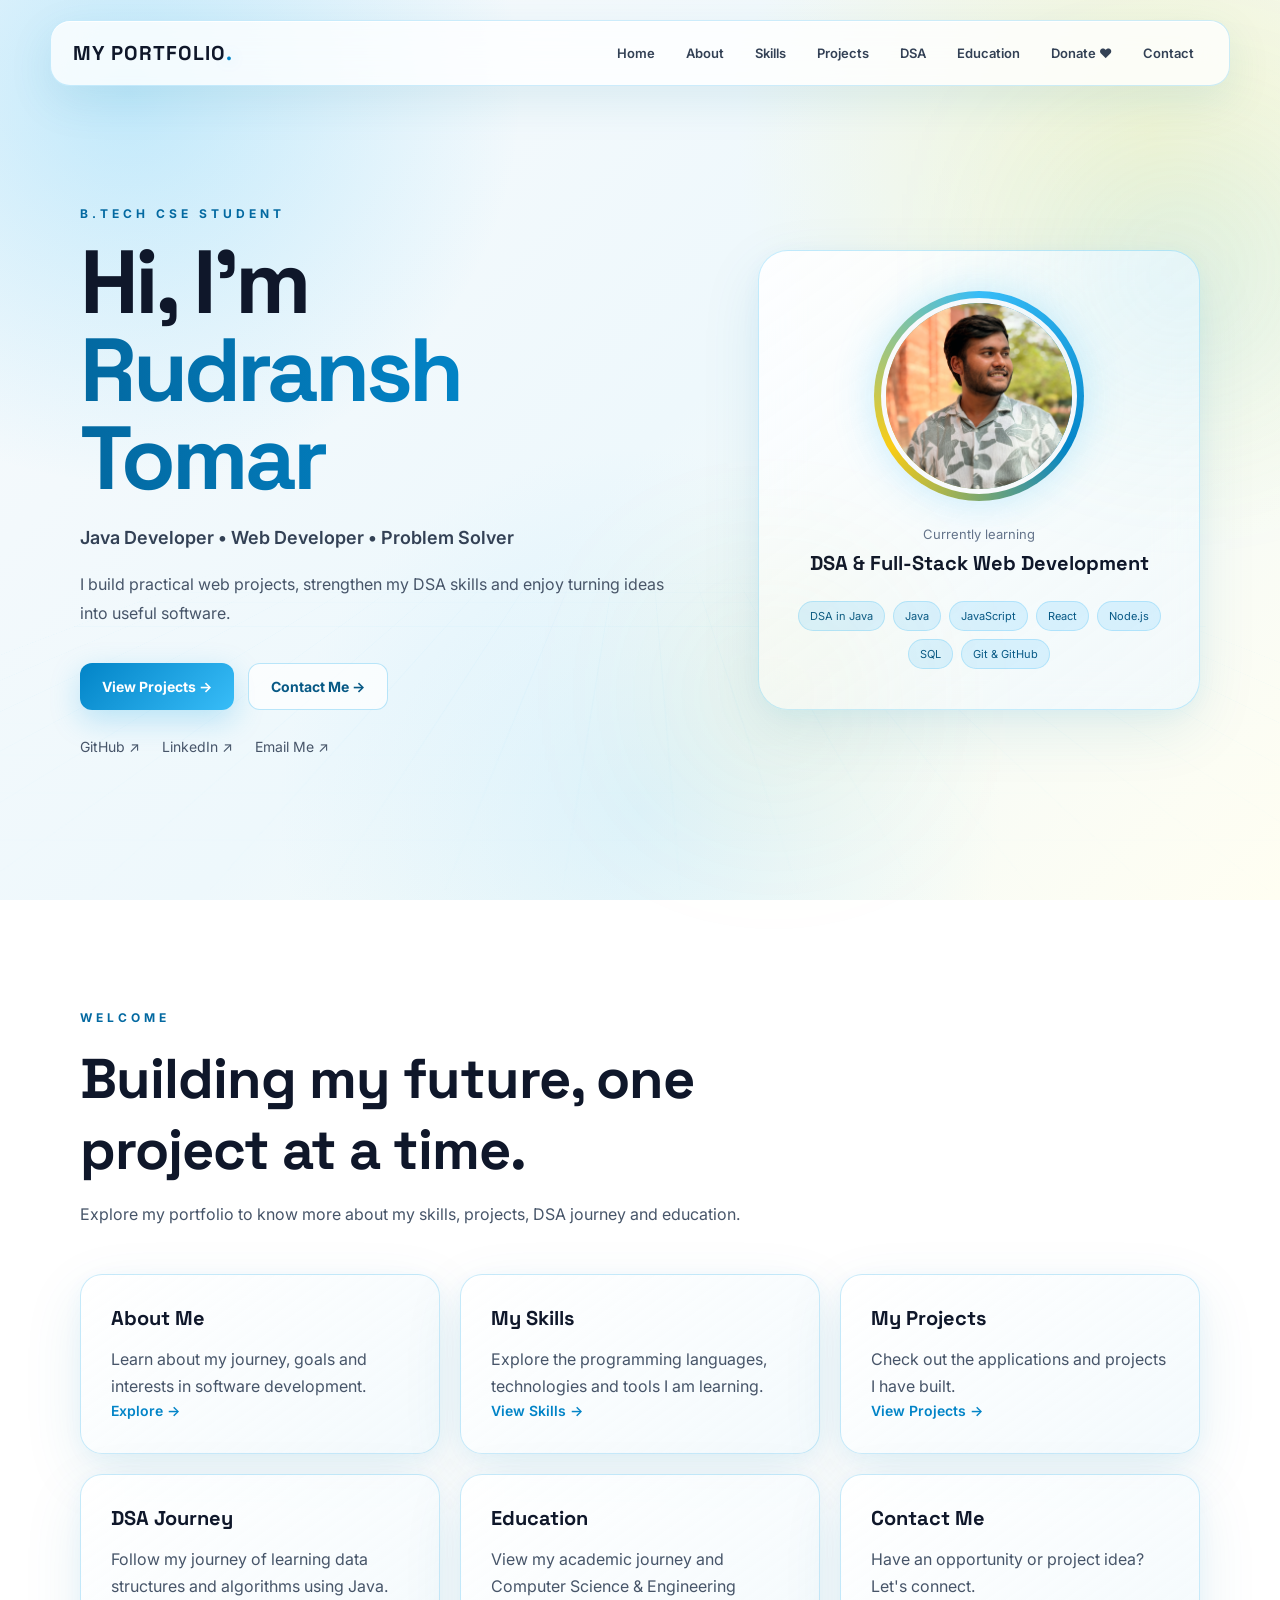
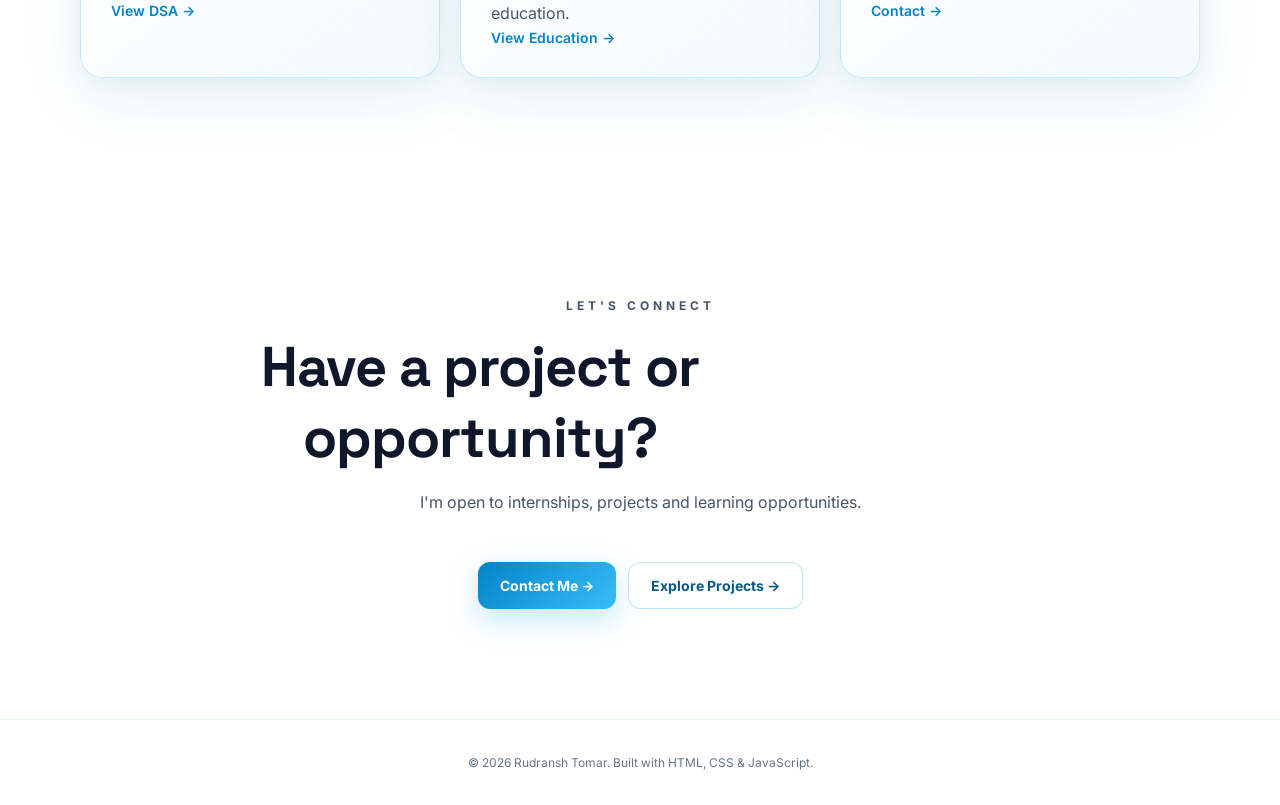
<file: index.html>
<!DOCTYPE html>
<html lang="en">

<head>
    <meta charset="UTF-8">
    <meta name="viewport" content="width=device-width, initial-scale=1.0">

    <title>Rudransh Tomar | CSE Student & Web Developer</title>

    <meta name="description"
        content="Rudransh Tomar - CSE student, Java programmer and aspiring full-stack web developer.">
        <link rel="icon" type="image/png" href="img.png">

    <link rel="stylesheet" href="style.css">
</head>

<body>

    <!-- =====================================================
         VIP 3D INTRO LOADER
    ====================================================== -->

   <div id="intro-loader">

    <div class="vip-intro">

        <div class="particles">
            <i></i><i></i><i></i><i></i><i></i>
            <i></i><i></i><i></i><i></i><i></i>
            <i></i><i></i>
        </div>

        <div class="vip-logo">

            <div class="logo-ring ring-a"></div>
            <div class="logo-ring ring-b"></div>
            <div class="logo-ring ring-c"></div>

            <div class="logo-letter">
                R.T.
            </div>

        </div>

        <div class="vip-title">
            RUDRANSH <span>TOMAR</span>
        </div>

        <div class="vip-line"></div>

        <div class="vip-subtitle">
            JAVA&nbsp;&nbsp; • &nbsp;&nbsp;DSA&nbsp;&nbsp; • &nbsp;&nbsp;FULL STACK
        </div>

        <div class="vip-loading">
            <span></span>
        </div>

    </div>

</div>


    <!-- =====================================================
         NAVBAR
    ====================================================== -->

    <header class="navbar">

    <a class="logo" href="index.html">
        MY PORTFOLIO<span>.</span>
    </a>

    <button class="menu-btn" id="menuBtn">☰</button>

    <nav id="nav">
        <a href="index.html">Home</a>
        <a href="about.html">About</a>
        <a href="skills.html">Skills</a>
        <a href="projects.html">Projects</a>
        <a href="dsa.html">DSA</a>
        <a href="education.html">Education</a>
        <a href="donate.html">Donate ❤️</a>
        <a href="contact.html">Contact</a>
    </nav>

</header>


        <!-- Mobile menu -->

        <button
            class="menu-btn"
            id="menuBtn"
            aria-label="Open navigation menu">

            ☰

        </button>

    </header>


    <!-- =====================================================
         MAIN HOME PAGE
    ====================================================== -->

    <main>


        <!-- =================================================
             HERO
        ================================================== -->

        <section class="hero">

            <!-- LEFT SIDE -->

            <div class="hero-content">

                <p class="eyebrow">
                    B.Tech CSE Student
                </p>


                <h1>

                    Hi, I'm

                    <span>
                        Rudransh Tomar
                    </span>

                </h1>


                <h2>
                    Java Developer • Web Developer • Problem Solver
                </h2>


                <p class="hero-text">

                    I build practical web projects, strengthen my
                    DSA skills and enjoy turning ideas into useful
                    software.

                </p>


                <!-- Buttons -->

                <div class="buttons">

                    <a
                        class="btn primary"
                        href="projects.html">

                        View Projects →

                    </a>


                    <a
                        class="btn secondary"
                        href="contact.html">

                        Contact Me →

                    </a>

                </div>


                <!-- Social Links -->

                <div class="socials">

                    <a
                        href="https://github.com/Rudranshtomar"
                        target="_blank"
                        rel="noopener">

                        GitHub ↗

                    </a>


                    <a
                        href="https://www.linkedin.com/in/rudransh-tomar-51a452392/"
                        target="_blank"
                        rel="noopener">

                        LinkedIn ↗

                    </a>


                    <a
                        href="mailto:2k25cse2510582@gmail.com">

                        Email Me ↗

                    </a>

                </div>

            </div>


            <!-- =================================================
                 RIGHT 3D PROFILE CARD
            ================================================== -->

            <div class="hero-card">

                <!-- Profile Image -->

                <div class="avatar">

                    <img
                        src="raj.JPG"
                        alt="Rudransh Tomar">

                </div>


                <p>
                    Currently learning
                </p>


                <strong>
                    DSA & Full-Stack Web Development
                </strong>


                <!-- Skills -->

                <div class="mini-tags">

                    <span>
                        DSA in Java
                    </span>

                    <span>
                        Java
                    </span>

                    <span>
                        JavaScript
                    </span>

                    <span>
                        React
                    </span>

                    <span>
                        Node.js
                    </span>

                    <span>
                        SQL
                    </span>

                    <span>
                        Git & GitHub
                    </span>

                </div>

            </div>

        </section>


        <!-- =================================================
             QUICK INTRO
        ================================================== -->

        <section class="section quick-intro">

            <div class="section-title">

                <p class="eyebrow">
                    Welcome
                </p>

                <h2>
                    Building my future, one project at a time.
                </h2>

                <p>
                    Explore my portfolio to know more about my
                    skills, projects, DSA journey and education.
                </p>

            </div>


            <!-- Quick Navigation Cards -->

            <div class="skill-grid">


                <a
                    href="about.html"
                    class="skill-card">

                    <h3>
                        About Me
                    </h3>

                    <p>
                        Learn about my journey, goals and interests
                        in software development.
                    </p>

                    <span class="text-link">
                        Explore →
                    </span>

                </a>


                <a
                    href="skills.html"
                    class="skill-card">

                    <h3>
                        My Skills
                    </h3>

                    <p>
                        Explore the programming languages,
                        technologies and tools I am learning.
                    </p>

                    <span class="text-link">
                        View Skills →
                    </span>

                </a>


                <a
                    href="projects.html"
                    class="skill-card">

                    <h3>
                        My Projects
                    </h3>

                    <p>
                        Check out the applications and projects
                        I have built.
                    </p>

                    <span class="text-link">
                        View Projects →
                    </span>

                </a>


                <a
                    href="dsa.html"
                    class="skill-card">

                    <h3>
                        DSA Journey
                    </h3>

                    <p>
                        Follow my journey of learning data structures
                        and algorithms using Java.
                    </p>

                    <span class="text-link">
                        View DSA →
                    </span>

                </a>


                <a
                    href="education.html"
                    class="skill-card">

                    <h3>
                        Education
                    </h3>

                    <p>
                        View my academic journey and Computer Science
                        & Engineering education.
                    </p>

                    <span class="text-link">
                        View Education →
                    </span>

                </a>


                <a
                    href="contact.html"
                    class="skill-card">

                    <h3>
                        Contact Me
                    </h3>

                    <p>
                        Have an opportunity or project idea?
                        Let's connect.
                    </p>

                    <span class="text-link">
                        Contact →
                    </span>

                </a>

            </div>

        </section>


        <!-- =================================================
             CALL TO ACTION
        ================================================== -->

        <section class="section contact">

            <div class="section-title">

                <p class="eyebrow">
                    Let's Connect
                </p>

                <h2>
                    Have a project or opportunity?
                </h2>

                <p>
                    I'm open to internships, projects and
                    learning opportunities.
                </p>

            </div>


            <div class="contact-buttons">

                <a
                    class="btn primary"
                    href="contact.html">

                    Contact Me →

                </a>


                <a
                    class="btn secondary"
                    href="projects.html">

                    Explore Projects →

                </a>

            </div>

        </section>

    </main>


    <!-- =====================================================
         FOOTER
    ====================================================== -->

    <footer>

        <p>

            © <span id="year"></span>
            Rudransh Tomar.

            Built with HTML, CSS & JavaScript.

        </p>

    </footer>


    <!-- =====================================================
         JAVASCRIPT
    ====================================================== -->

    <script src="script.js"></script>

</body>

</html>
</file>
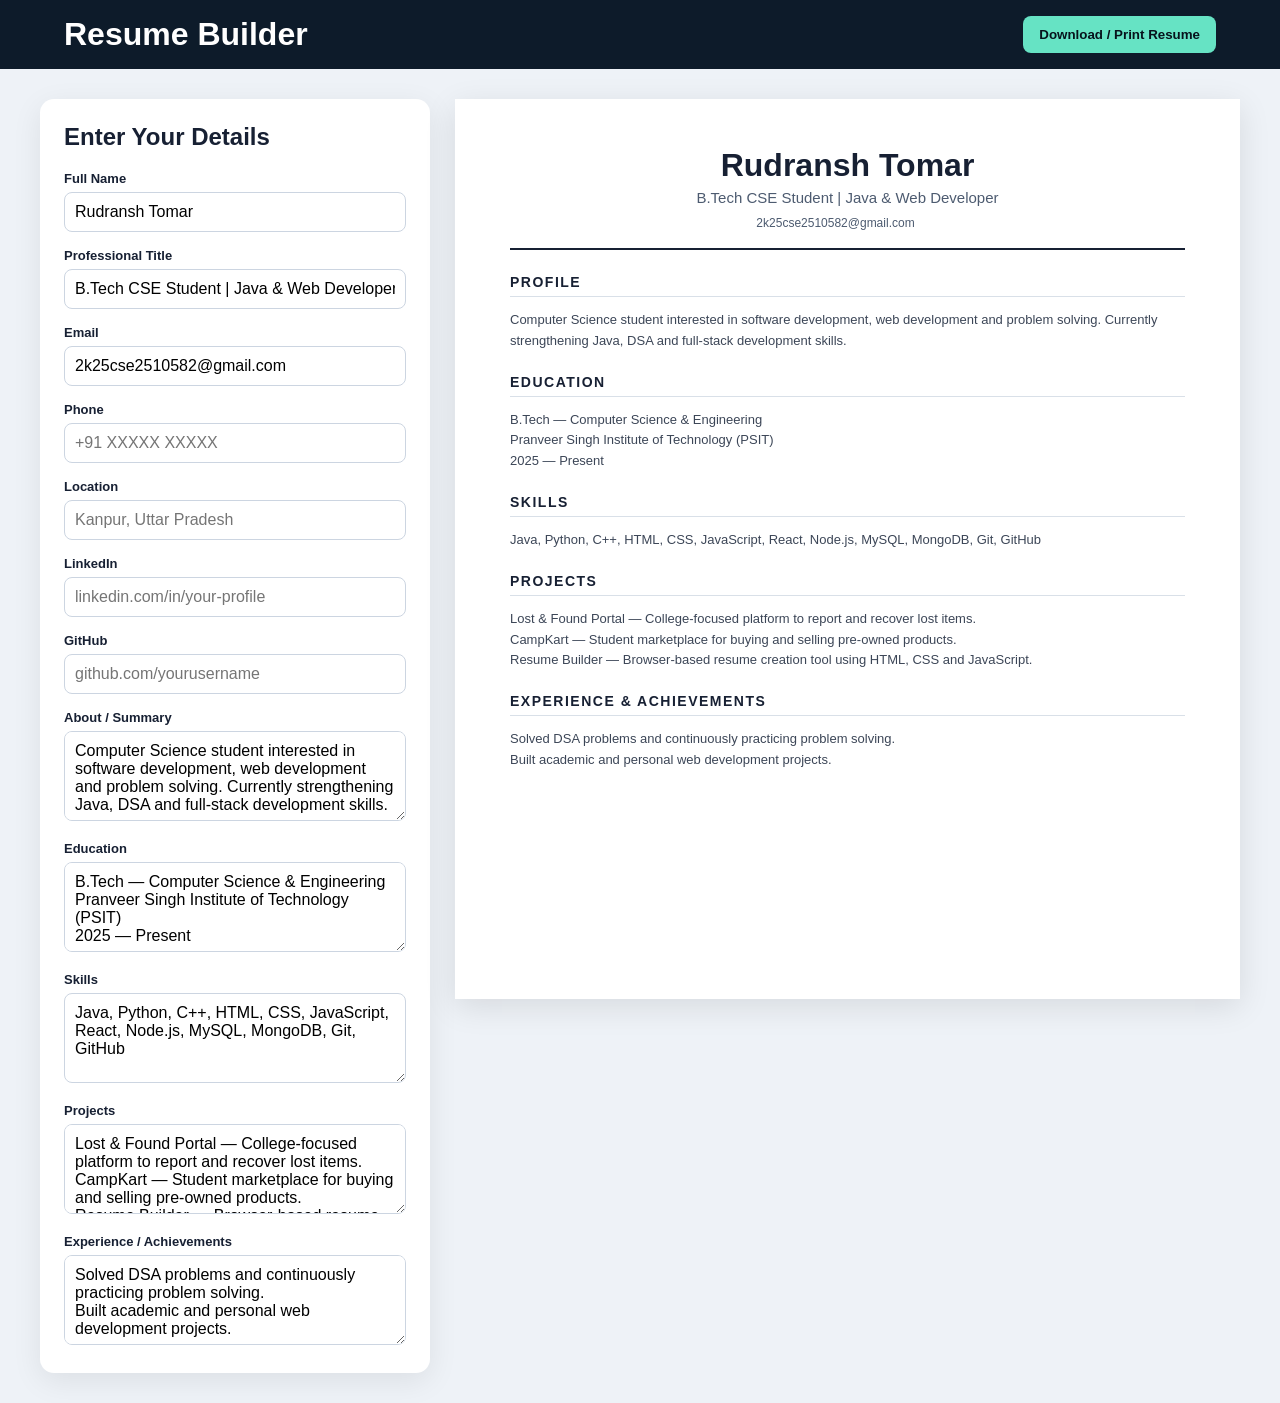
<file: resume-builder/index.html>
<!DOCTYPE html>
<html lang="en">
<head>
  <meta charset="UTF-8">
  <meta name="viewport" content="width=device-width, initial-scale=1.0">
  <title>Resume Builder</title>
  <link rel="stylesheet" href="style.css">
</head>
<body>
  <header class="topbar">
    <h1>Resume Builder</h1>
    <button id="printBtn">Download / Print Resume</button>
  </header>

  <main class="container">
    <section class="form-panel">
      <h2>Enter Your Details</h2>

      <label>Full Name</label>
      <input id="name" value="Rudransh Tomar">

      <label>Professional Title</label>
      <input id="title" value="B.Tech CSE Student | Java & Web Developer">

      <label>Email</label>
      <input id="email" value="2k25cse2510582@gmail.com">

      <label>Phone</label>
      <input id="phone" placeholder="+91 XXXXX XXXXX">

      <label>Location</label>
      <input id="location" placeholder="Kanpur, Uttar Pradesh">

      <label>LinkedIn</label>
      <input id="linkedin" placeholder="linkedin.com/in/your-profile">

      <label>GitHub</label>
      <input id="github" placeholder="github.com/yourusername">

      <label>About / Summary</label>
      <textarea id="summary">Computer Science student interested in software development, web development and problem solving. Currently strengthening Java, DSA and full-stack development skills.</textarea>

      <label>Education</label>
      <textarea id="education">B.Tech — Computer Science & Engineering
Pranveer Singh Institute of Technology (PSIT)
2025 — Present</textarea>

      <label>Skills</label>
      <textarea id="skills">Java, Python, C++, HTML, CSS, JavaScript, React, Node.js, MySQL, MongoDB, Git, GitHub</textarea>

      <label>Projects</label>
      <textarea id="projects">Lost & Found Portal — College-focused platform to report and recover lost items.
CampKart — Student marketplace for buying and selling pre-owned products.
Resume Builder — Browser-based resume creation tool using HTML, CSS and JavaScript.</textarea>

      <label>Experience / Achievements</label>
      <textarea id="experience">Solved DSA problems and continuously practicing problem solving.
Built academic and personal web development projects.</textarea>
    </section>

    <section class="resume" id="resume">
      <div class="resume-head">
        <h2 id="rName">Rudransh Tomar</h2>
        <p id="rTitle">B.Tech CSE Student | Java & Web Developer</p>
        <div class="contact-line">
          <span id="rEmail">2k25cse2510582@gmail.com</span>
          <span id="rPhone"></span>
          <span id="rLocation"></span>
        </div>
        <div class="links">
          <span id="rLinkedin"></span>
          <span id="rGithub"></span>
        </div>
      </div>

      <section>
        <h3>PROFILE</h3>
        <p id="rSummary"></p>
      </section>

      <section>
        <h3>EDUCATION</h3>
        <p id="rEducation" class="pre"></p>
      </section>

      <section>
        <h3>SKILLS</h3>
        <p id="rSkills"></p>
      </section>

      <section>
        <h3>PROJECTS</h3>
        <p id="rProjects" class="pre"></p>
      </section>

      <section>
        <h3>EXPERIENCE & ACHIEVEMENTS</h3>
        <p id="rExperience" class="pre"></p>
      </section>
    </section>
  </main>

  <script src="script.js"></script>
</body>
</html>
</file>
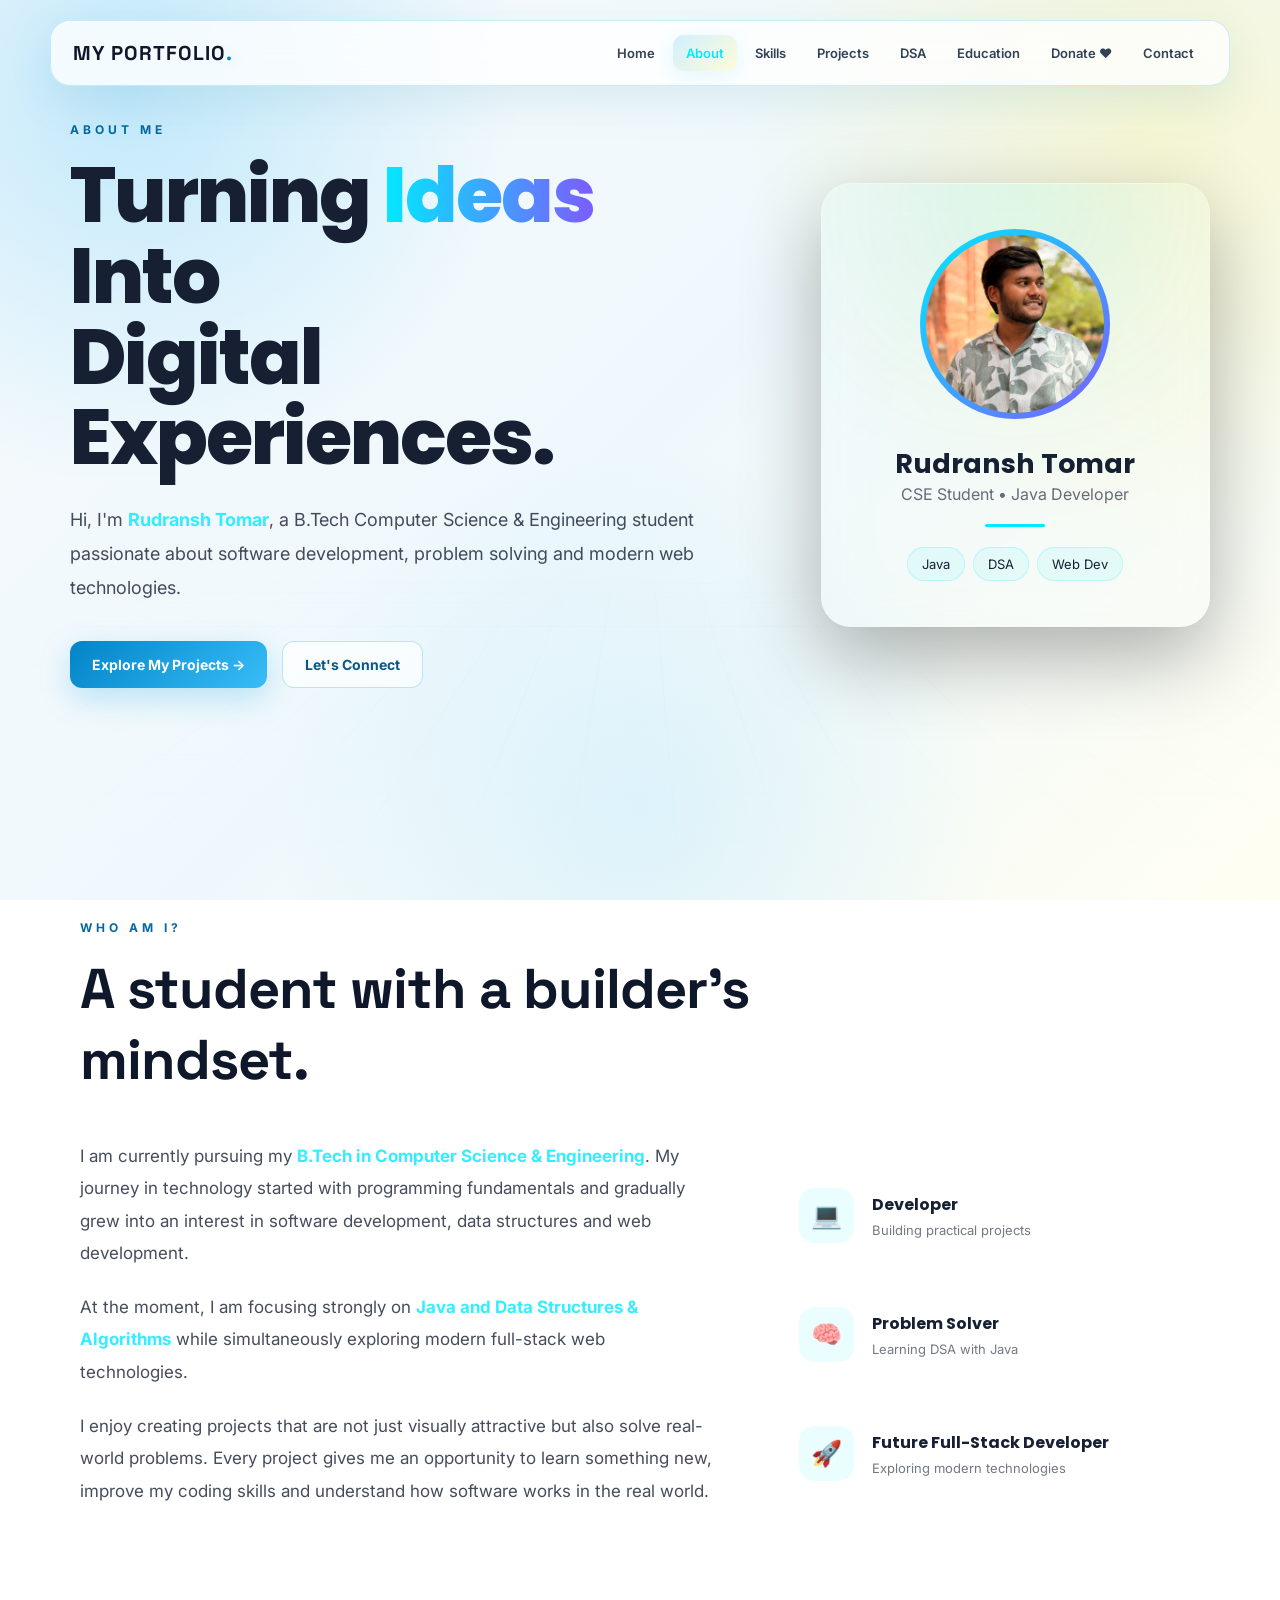
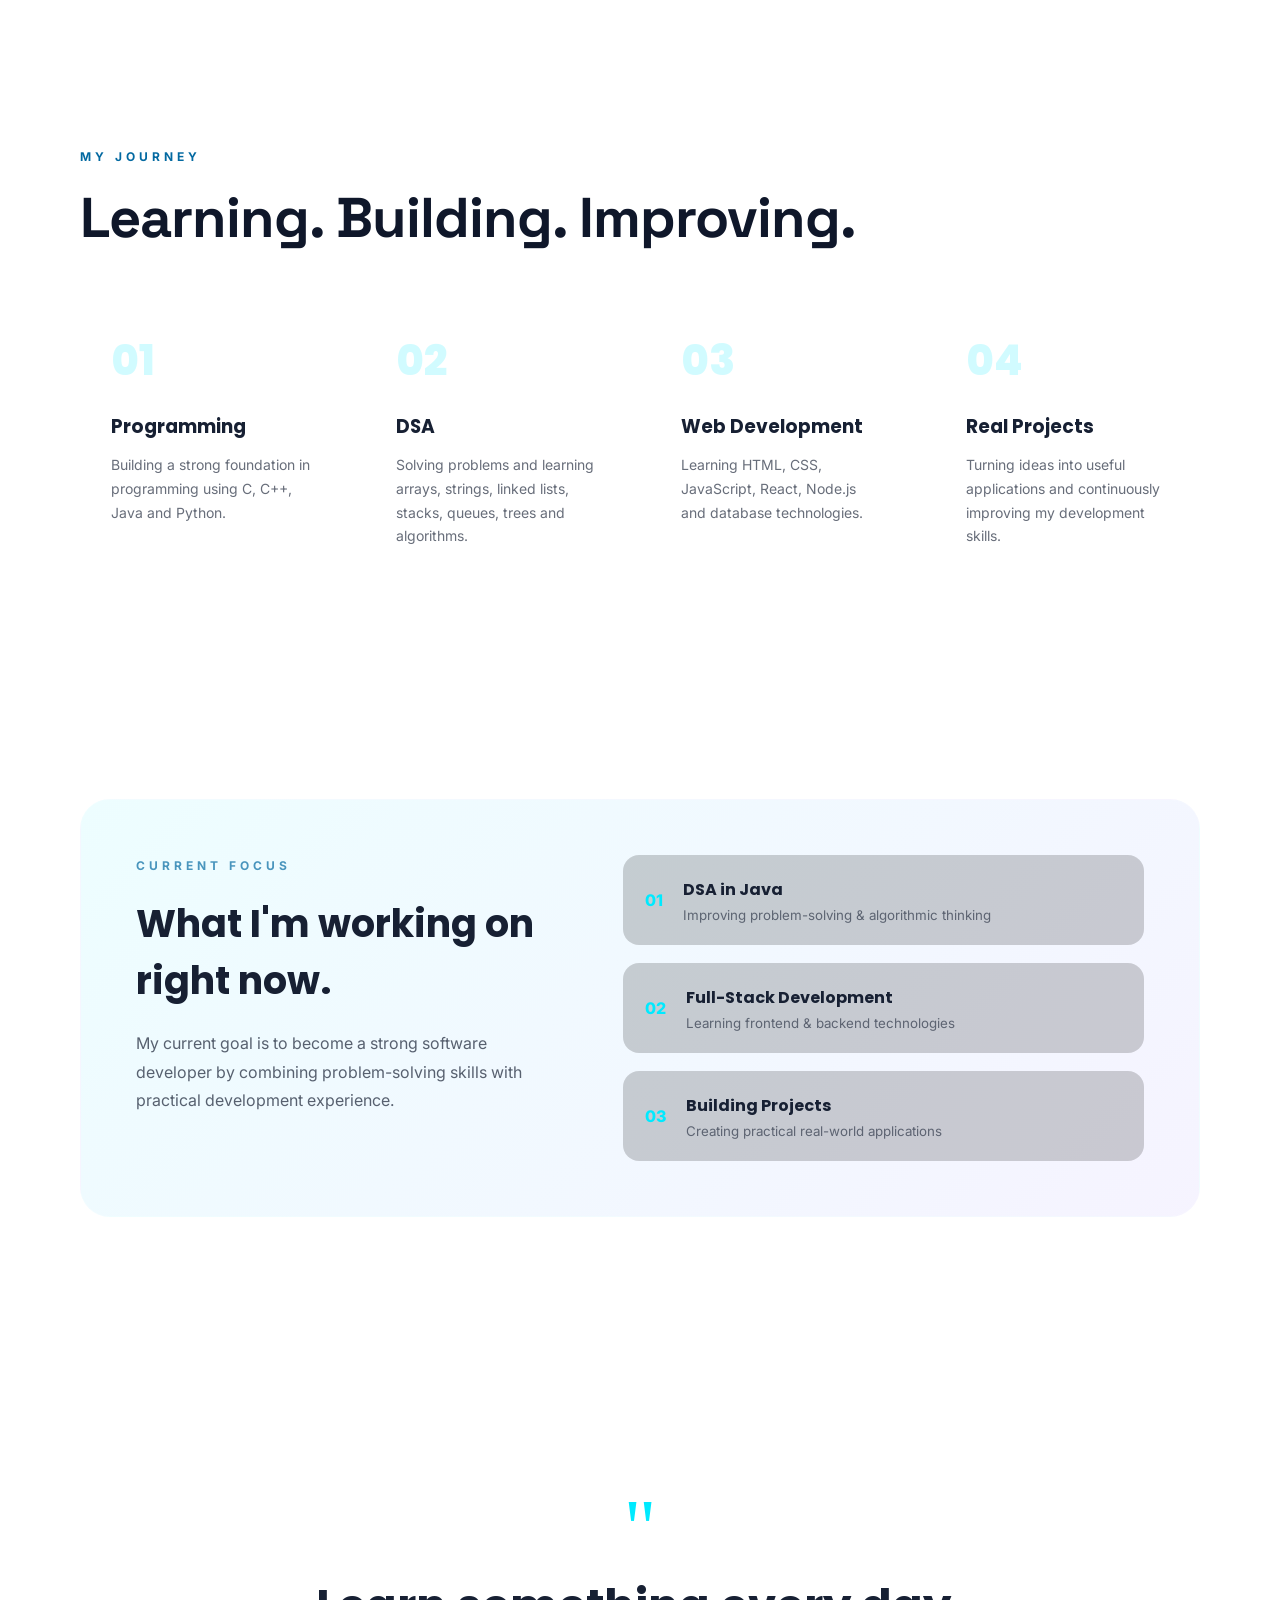
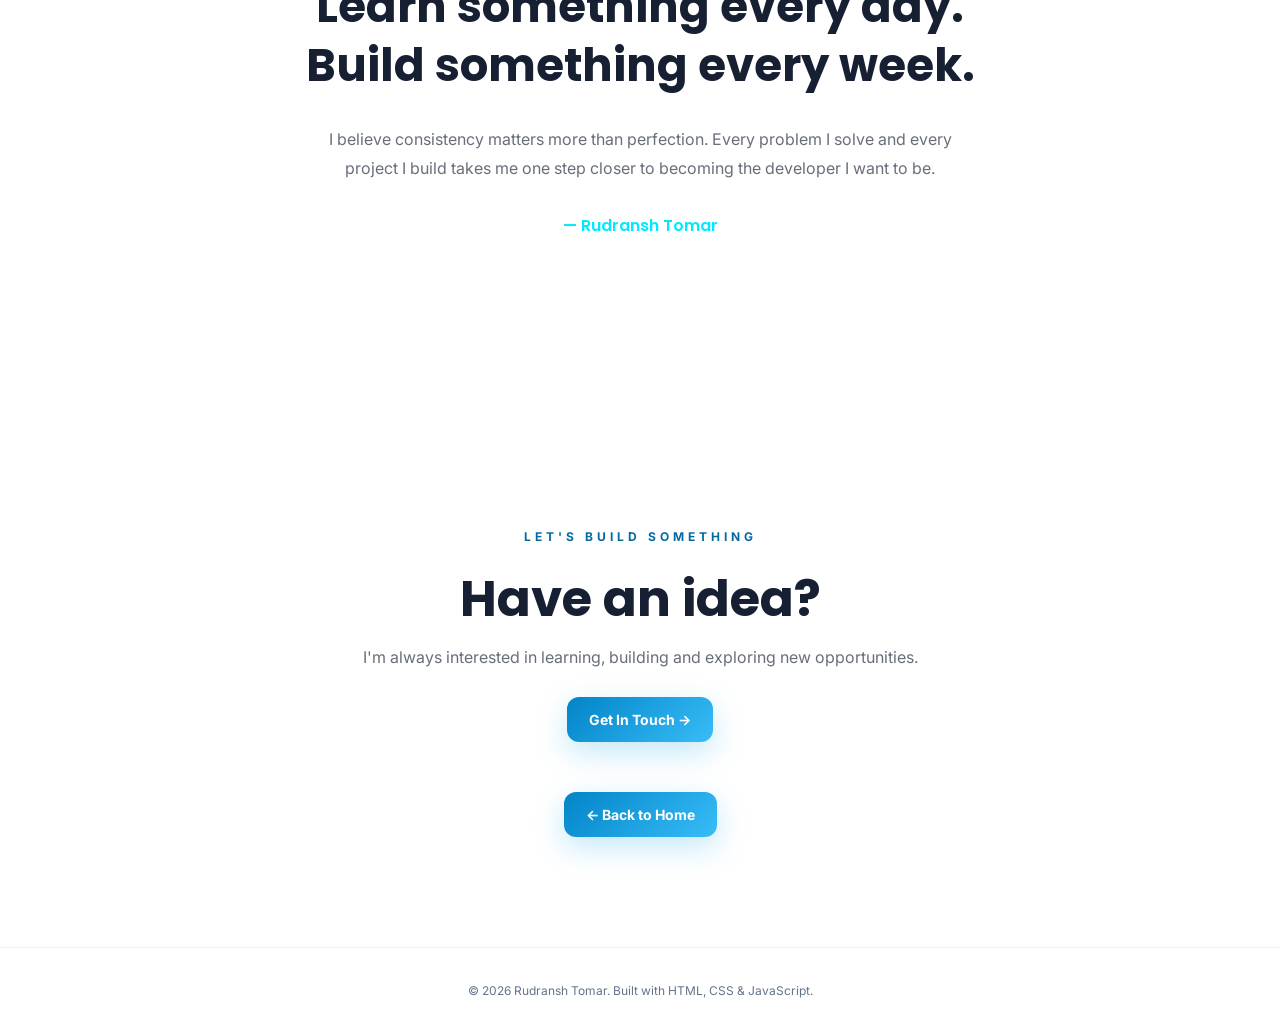
<file: about.html>
<!DOCTYPE html>
<html lang="en">

<head>
    <meta charset="UTF-8">
    <meta name="viewport" content="width=device-width, initial-scale=1.0">

    <title>About | Rudransh Tomar</title>

    <meta name="description"
        content="About Rudransh Tomar - B.Tech CSE student, Java developer and aspiring full-stack developer.">

    <!-- Google Font -->
    <link rel="preconnect" href="https://fonts.googleapis.com">
    <link rel="preconnect" href="https://fonts.gstatic.com" crossorigin>

    <link href="https://fonts.googleapis.com/css2?family=Inter:wght@400;500;600;700;800&family=Poppins:wght@400;500;600;700;800&display=swap"
        rel="stylesheet">

    <link rel="stylesheet" href="style.css">
</head>

<body>

    <!-- ================= NAVBAR ================= -->

    <header class="navbar">

        <a class="logo" href="index.html">
            MY PORTFOLIO<span>.</span>
        </a>

        <button class="menu-btn" id="menuBtn">
            ☰
        </button>

        <nav id="nav">

            <a href="index.html">Home</a>

            <a href="about.html" class="active">About</a>

            <a href="skills.html">Skills</a>

            <a href="projects.html">Projects</a>

            <a href="dsa.html">DSA</a>

            <a href="education.html">Education</a>

            <a href="donate.html">Donate ❤️</a>

            <a href="contact.html">Contact</a>

        </nav>

    </header>


    <!-- ================= ABOUT HERO ================= -->

    <main>

        <section class="about-hero">

            <div class="about-hero-content">

                <p class="eyebrow">
                    ABOUT ME
                </p>

                <h1>
                    Turning <span>Ideas</span> Into
                    <br>
                    Digital Experiences.
                </h1>

                <p class="about-intro">
                    Hi, I'm <strong>Rudransh Tomar</strong>, a B.Tech Computer
                    Science & Engineering student passionate about software
                    development, problem solving and modern web technologies.
                </p>

                <div class="about-buttons">

                    <a href="projects.html" class="btn primary">
                        Explore My Projects →
                    </a>

                    <a href="contact.html" class="btn secondary">
                        Let's Connect
                    </a>

                </div>

            </div>


            <!-- PROFILE CARD -->

            <div class="about-profile-card">

                <div class="profile-glow"></div>

                <div class="about-avatar">

                    <img src="raj.JPG" alt="Rudransh Tomar">

                </div>

                <h2>
                    Rudransh Tomar
                </h2>

                <p>
                    CSE Student • Java Developer
                </p>

                <div class="profile-line"></div>

                <div class="profile-tags">

                    <span>Java</span>
                    <span>DSA</span>
                    <span>Web Dev</span>

                </div>

            </div>

        </section>


        <!-- ================= WHO AM I ================= -->

        <section class="section about-story">

            <div class="section-title">

                <p class="eyebrow">
                    WHO AM I?
                </p>

                <h2>
                    A student with a builder's mindset.
                </h2>

            </div>


            <div class="about-story-grid">

                <div class="story-text">

                    <p>
                        I am currently pursuing my
                        <strong>B.Tech in Computer Science & Engineering</strong>.
                        My journey in technology started with programming fundamentals
                        and gradually grew into an interest in software development,
                        data structures and web development.
                    </p>

                    <p>
                        At the moment, I am focusing strongly on
                        <strong>Java and Data Structures & Algorithms</strong>
                        while simultaneously exploring modern full-stack web
                        technologies.
                    </p>

                    <p>
                        I enjoy creating projects that are not just visually
                        attractive but also solve real-world problems. Every
                        project gives me an opportunity to learn something new,
                        improve my coding skills and understand how software
                        works in the real world.
                    </p>

                </div>


                <!-- QUICK FACTS -->

                <div class="quick-facts">

                    <div class="fact-card">

                        <div class="fact-icon">
                            💻
                        </div>

                        <div>
                            <strong>
                                Developer
                            </strong>

                            <span>
                                Building practical projects
                            </span>
                        </div>

                    </div>


                    <div class="fact-card">

                        <div class="fact-icon">
                            🧠
                        </div>

                        <div>
                            <strong>
                                Problem Solver
                            </strong>

                            <span>
                                Learning DSA with Java
                            </span>
                        </div>

                    </div>


                    <div class="fact-card">

                        <div class="fact-icon">
                            🚀
                        </div>

                        <div>
                            <strong>
                                Future Full-Stack Developer
                            </strong>

                            <span>
                                Exploring modern technologies
                            </span>
                        </div>

                    </div>

                </div>

            </div>

        </section>


        <!-- ================= MY JOURNEY ================= -->

        <section class="section journey-section">

            <div class="section-title">

                <p class="eyebrow">
                    MY JOURNEY
                </p>

                <h2>
                    Learning. Building. Improving.
                </h2>

            </div>


            <div class="journey-grid">

                <div class="journey-card">

                    <div class="journey-number">
                        01
                    </div>

                    <h3>
                        Programming
                    </h3>

                    <p>
                        Building a strong foundation in programming
                        using C, C++, Java and Python.
                    </p>

                </div>


                <div class="journey-card">

                    <div class="journey-number">
                        02
                    </div>

                    <h3>
                        DSA
                    </h3>

                    <p>
                        Solving problems and learning arrays, strings,
                        linked lists, stacks, queues, trees and algorithms.
                    </p>

                </div>


                <div class="journey-card">

                    <div class="journey-number">
                        03
                    </div>

                    <h3>
                        Web Development
                    </h3>

                    <p>
                        Learning HTML, CSS, JavaScript, React, Node.js
                        and database technologies.
                    </p>

                </div>


                <div class="journey-card">

                    <div class="journey-number">
                        04
                    </div>

                    <h3>
                        Real Projects
                    </h3>

                    <p>
                        Turning ideas into useful applications and
                        continuously improving my development skills.
                    </p>

                </div>

            </div>

        </section>


        <!-- ================= CURRENT FOCUS ================= -->

        <section class="section focus-section">

            <div class="focus-box">

                <div class="focus-content">

                    <p class="eyebrow">
                        CURRENT FOCUS
                    </p>

                    <h2>
                        What I'm working on right now.
                    </h2>

                    <p>
                        My current goal is to become a strong software developer
                        by combining problem-solving skills with practical
                        development experience.
                    </p>

                </div>


                <div class="focus-list">

                    <div class="focus-item">

                        <span>01</span>

                        <div>
                            <strong>
                                DSA in Java
                            </strong>

                            <small>
                                Improving problem-solving & algorithmic thinking
                            </small>
                        </div>

                    </div>


                    <div class="focus-item">

                        <span>02</span>

                        <div>
                            <strong>
                                Full-Stack Development
                            </strong>

                            <small>
                                Learning frontend & backend technologies
                            </small>
                        </div>

                    </div>


                    <div class="focus-item">

                        <span>03</span>

                        <div>
                            <strong>
                                Building Projects
                            </strong>

                            <small>
                                Creating practical real-world applications
                            </small>
                        </div>

                    </div>

                </div>

            </div>

        </section>


        <!-- ================= MINDSET ================= -->

        <section class="section mindset-section">

            <div class="mindset-card">

                <div class="quote-mark">
                    "
                </div>

                <h2>
                    Learn something every day.
                    <br>
                    Build something every week.
                </h2>

                <p>
                    I believe consistency matters more than perfection.
                    Every problem I solve and every project I build takes
                    me one step closer to becoming the developer I want to be.
                </p>

                <div class="signature">
                    — Rudransh Tomar
                </div>

            </div>

        </section>


        <!-- ================= CTA ================= -->

        <section class="section about-cta">

            <p class="eyebrow">
                LET'S BUILD SOMETHING
            </p>

            <h2>
                Have an idea?
            </h2>

            <p>
                I'm always interested in learning, building and
                exploring new opportunities.
            </p>

            <a href="contact.html" class="btn primary">
                Get In Touch →
            </a>
               <div class="back-home">

        <a href="index.html"
           class="btn primary">

            ← Back to Home

        </a>

    </div>


        </section>

    </main>


    <!-- ================= FOOTER ================= -->

    <footer>

        <p>
            © <span id="year"></span>
            Rudransh Tomar.
            Built with HTML, CSS & JavaScript.
        </p>

    </footer>


    <!-- ================= JAVASCRIPT ================= -->

    <script>

        /* Mobile Menu */

        const menuBtn = document.getElementById("menuBtn");
        const nav = document.getElementById("nav");

        if (menuBtn) {

            menuBtn.addEventListener("click", () => {

                nav.classList.toggle("show");

            });

        }


        /* Close menu after clicking */

        document.querySelectorAll("#nav a").forEach(link => {

            link.addEventListener("click", () => {

                nav.classList.remove("show");

            });

        });


        /* Current Year */

        document.getElementById("year").textContent =
            new Date().getFullYear();

    </script>

</body>

</html>
</file>
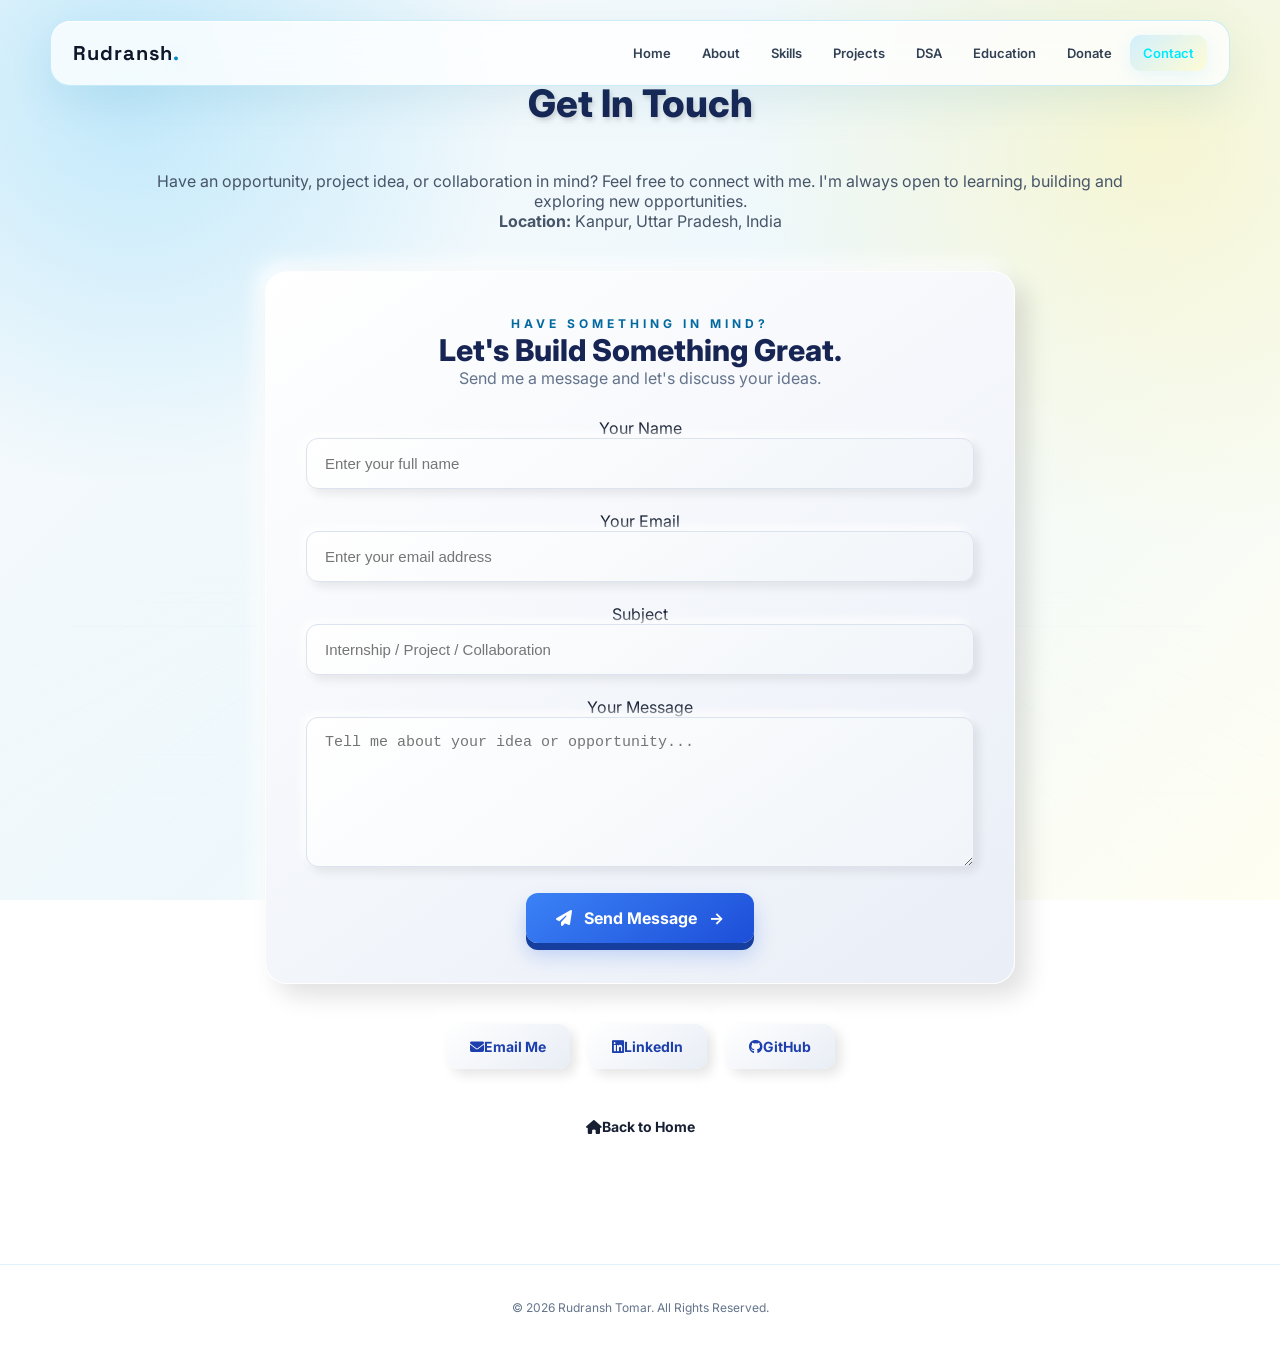
<file: contact.html>
<!DOCTYPE html>
<html lang="en">

<head>
    <meta charset="UTF-8">
    <meta name="viewport" content="width=device-width, initial-scale=1.0">

    <title>Contact | Rudransh Tomar</title>

    <link rel="stylesheet" href="style.css">

    <link rel="stylesheet"
        href="https://cdnjs.cloudflare.com/ajax/libs/font-awesome/6.5.0/css/all.min.css">

    <style>
        /* =====================================
           3D CONTACT SECTION
        ===================================== */

        .contact {
            padding: 80px 8%;
            perspective: 1200px;
        }

        .contact .section-title {
            text-align: center;
            font-size: 38px;
            font-weight: 800;
            color: #172554;
            text-shadow: 2px 3px 5px rgba(0, 0, 0, 0.15);
        }

        /* Main 3D Form Box */

        .contact-form-wrapper {
            max-width: 750px;
            margin: 40px auto;
            padding: 40px;
            background: linear-gradient(145deg, #ffffff, #e9eef7);
            border: 1px solid rgba(255, 255, 255, 0.9);
            border-radius: 22px;
            box-shadow:
                12px 12px 25px rgba(0, 0, 0, 0.12),
                -8px -8px 20px rgba(255, 255, 255, 0.9);
            transition: all 0.4s ease;
        }

        .contact-form-wrapper:hover {
            transform: translateY(-8px) rotateX(1deg);
            box-shadow:
                18px 20px 35px rgba(0, 0, 0, 0.16),
                -8px -8px 20px rgba(255, 255, 255, 0.9);
        }

        /* Form Header */

        .contact-form-header {
            text-align: center;
            margin-bottom: 30px;
        }

        .contact-form-header h2 {
            color: #172554;
            font-size: 30px;
            font-weight: 800;
        }

        .contact-form-header p {
            color: #64748b;
        }

        /* Input Fields */

        .contact-form .input-group {
            position: relative;
            margin-bottom: 22px;
        }

        .contact-form input,
        .contact-form textarea {
            width: 100%;
            box-sizing: border-box;
            padding: 16px 18px;
            border: 1px solid #dbe3ef;
            border-radius: 12px;
            background: linear-gradient(145deg, #ffffff, #f1f5f9);
            color: #172554;
            font-size: 15px;
            outline: none;
            box-shadow:
                5px 5px 10px rgba(0, 0, 0, 0.08),
                -4px -4px 10px rgba(255, 255, 255, 0.9);
            transition: all 0.3s ease;
        }

        .contact-form input:focus,
        .contact-form textarea:focus {
            border-color: #2563eb;
            transform: translateY(-3px);
            box-shadow: 0 0 0 3px rgba(37, 99, 235, 0.12),
                7px 9px 15px rgba(37, 99, 235, 0.12);
        }

        .contact-form textarea {
            min-height: 150px;
            resize: vertical;
        }

        .contact-form .input-icon {
            color: #2563eb;
        }

        /* Send Button */

        .send-message-btn {
            display: inline-flex;
            align-items: center;
            justify-content: center;
            gap: 12px;
            padding: 15px 30px;
            border: none;
            border-radius: 12px;
            background: linear-gradient(145deg, #3b82f6, #1d4ed8);
            color: #ffffff;
            font-size: 16px;
            font-weight: 700;
            cursor: pointer;
            box-shadow:
                0 7px 0 #153e9f,
                0 12px 20px rgba(37, 99, 235, 0.25);
            transition: all 0.25s ease;
        }

        .send-message-btn:hover {
            transform: translateY(-4px);
            box-shadow:
                0 10px 0 #153e9f,
                0 16px 25px rgba(37, 99, 235, 0.3);
        }

        .send-message-btn:active {
            transform: translateY(4px);
            box-shadow: 0 2px 0 #153e9f;
        }

        /* Social Buttons */

        .contact-buttons {
            display: flex;
            justify-content: center;
            flex-wrap: wrap;
            gap: 18px;
            margin-top: 35px;
        }

        .contact-buttons .btn {
            padding: 14px 24px;
            border-radius: 12px;
            background: linear-gradient(145deg, #ffffff, #e8edf5);
            color: #1e40af;
            text-decoration: none;
            font-weight: 700;
            box-shadow:
                6px 6px 12px rgba(0, 0, 0, 0.1),
                -5px -5px 12px rgba(255, 255, 255, 0.9);
            transition: all 0.3s ease;
        }

        .contact-buttons .btn:hover {
            transform: translateY(-6px);
            color: #ffffff;
            background: linear-gradient(145deg, #3b82f6, #1d4ed8);
            box-shadow: 0 10px 20px rgba(37, 99, 235, 0.25);
        }

        .back-home {
            text-align: center;
            margin: 35px 0;
        }

        /* Responsive */

        @media (max-width: 768px) {
            .contact {
                padding: 55px 5%;
            }

            .contact-form-wrapper {
                padding: 25px 18px;
            }

            .contact .section-title {
                font-size: 30px;
            }

            .contact-form-header h2 {
                font-size: 24px;
            }

            .contact-buttons {
                flex-direction: column;
                align-items: stretch;
            }

            .contact-buttons .btn {
                text-align: center;
            }
        }
    </style>
</head>

<body>

    <!-- NAVBAR -->
    <header class="navbar">
        <a href="index.html" class="logo">Rudransh<span>.</span></a>

        <button class="menu-btn" id="menu-btn" aria-label="Open navigation">
            <i class="fas fa-bars"></i>
        </button>

        <nav id="nav">
            <a href="index.html">Home</a>
            <a href="about.html">About</a>
            <a href="skills.html">Skills</a>
            <a href="projects.html">Projects</a>
            <a href="dsa.html">DSA</a>
            <a href="education.html">Education</a>
            <a href="donate.html">Donate</a>
            <a href="contact.html" class="active">Contact</a>
        </nav>
    </header>

    <!-- EXISTING CONTACT SECTION -->
    <section class="section page-section contact">

        <h1 class="section-title">Get In Touch</h1>

        <p class="section-description" style="text-align:center;">
            Have an opportunity, project idea, or collaboration in mind?
            Feel free to connect with me. I'm always open to learning,
            building and exploring new opportunities.
            <br>
            <strong>Location:</strong> Kanpur, Uttar Pradesh, India
        </p>

        <!-- CONTACT FORM -->
        <div class="contact-form-wrapper">

            <div class="contact-form-header">

                <span class="eyebrow">HAVE SOMETHING IN MIND?</span>

                <h2>Let's Build Something Great.</h2>

                <p>
                    Send me a message and let's discuss your ideas.
                </p>

            </div>

            <form class="contact-form" id="contact-form">

                <div class="form-row">

                    <div class="input-group">
                        <label for="name">Your Name</label>
                        <input
                            type="text"
                            id="name"
                            name="name"
                            placeholder="Enter your full name"
                            required>
                    </div>

                    <div class="input-group">
                        <label for="email">Your Email</label>
                        <input
                            type="email"
                            id="email"
                            name="email"
                            placeholder="Enter your email address"
                            required>
                    </div>

                </div>

                <div class="input-group">
                    <label for="subject">Subject</label>
                    <input
                        type="text"
                        id="subject"
                        name="subject"
                        placeholder="Internship / Project / Collaboration"
                        required>
                </div>

                <div class="input-group textarea-group">
                    <label for="message">Your Message</label>
                    <textarea
                        id="message"
                        name="message"
                        placeholder="Tell me about your idea or opportunity..."
                        required></textarea>
                </div>

                <button type="submit" class="send-message-btn">
                    <i class="fas fa-paper-plane"></i>
                    Send Message
                    <span class="send-arrow">→</span>
                </button>

                <p id="form-message" class="form-message"></p>

            </form>

        </div>

        <!-- EXISTING SOCIAL BUTTONS -->
        <div class="contact-buttons">

            <a href="mailto:2k25cse2510582@gmail.com"
                class="btn primary">
                <i class="fas fa-envelope"></i>
                Email Me
            </a>

            <a href="https://www.linkedin.com/in/rudransh-tomar-51a452392/"
                target="_blank"
                rel="noopener noreferrer"
                class="btn">
                <i class="fab fa-linkedin"></i>
                LinkedIn
            </a>

            <a href="https://github.com/Rudranshtomar"
                target="_blank"
                rel="noopener noreferrer"
                class="btn">
                <i class="fab fa-github"></i>
                GitHub
            </a>

        </div>

        <div class="back-home">
            <a href="index.html" class="btn">
                <i class="fas fa-home"></i>
                Back to Home
            </a>
        </div>

    </section>

    <!-- FOOTER -->
    <footer>
        <p>
            © 2026 Rudransh Tomar. All Rights Reserved.
        </p>
    </footer>

    <script src="script.js"></script>

</body>
</html>
</file>
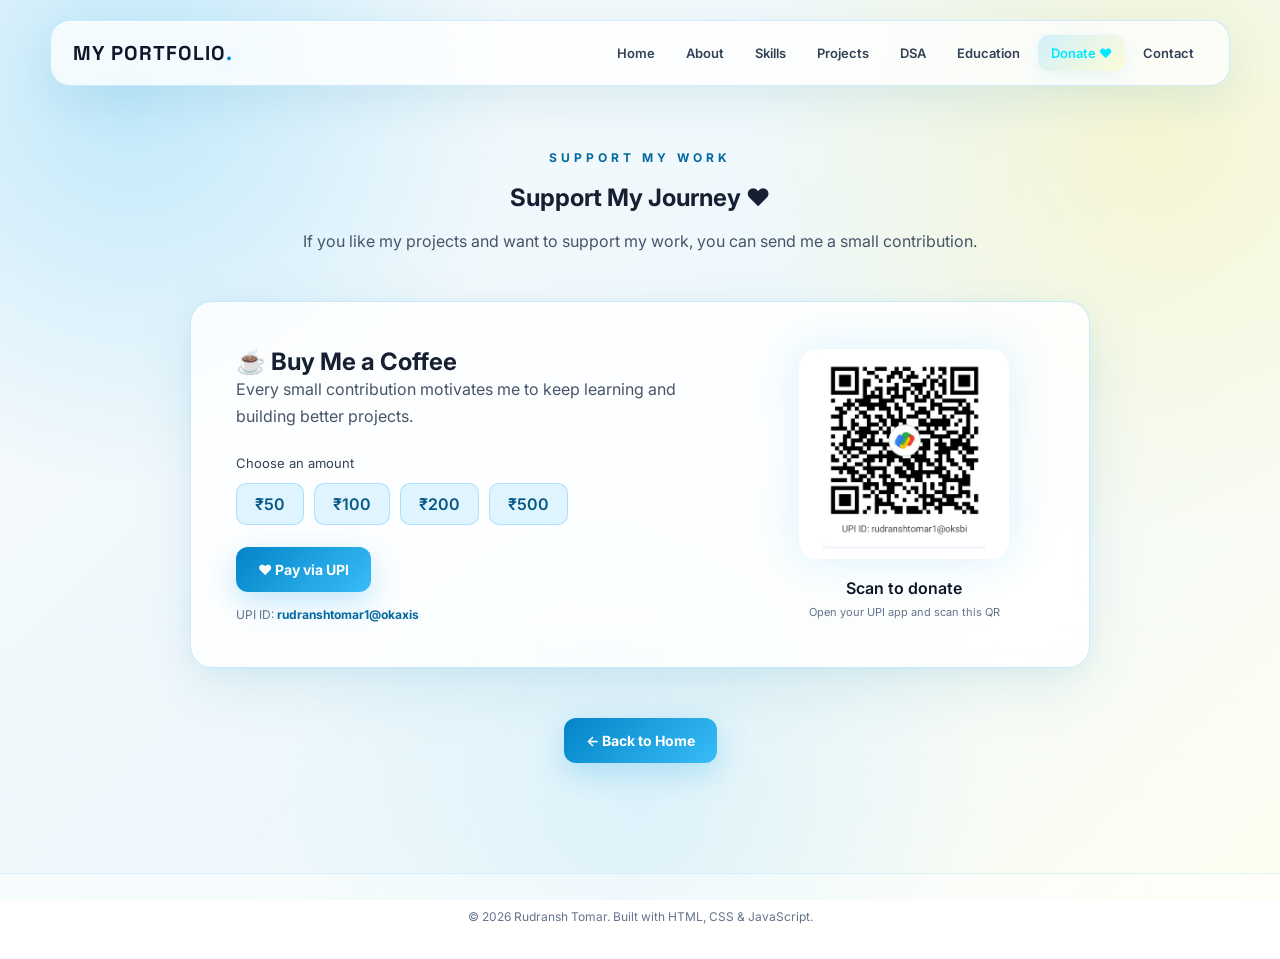
<file: donate.html>
<!DOCTYPE html>
<html lang="en">

<head>

    <meta charset="UTF-8">

    <meta name="viewport"
          content="width=device-width, initial-scale=1.0">

    <title>Donate | Rudransh Tomar</title>

    <link rel="stylesheet" href="style.css">

</head>

<body>


<header class="navbar">

    <a class="logo" href="index.html">
        MY PORTFOLIO<span>.</span>
    </a>

    <button class="menu-btn" id="menuBtn">☰</button>

    <nav id="nav">

        <a href="index.html">Home</a>
        <a href="about.html">About</a>
        <a href="skills.html">Skills</a>
        <a href="projects.html">Projects</a>
        <a href="dsa.html">DSA</a>
        <a href="education.html">Education</a>
        <a href="donate.html" class="active">Donate ❤️</a>
        <a href="contact.html">Contact</a>

    </nav>

</header>


<main>

<section class="section page-section donate-section">

    <div class="section-title">

        <p class="eyebrow">
            SUPPORT MY WORK
        </p>

        <h1>
            Support My Journey ❤️
        </h1>

        <p>
            If you like my projects and want to support my work,
            you can send me a small contribution.
        </p>

    </div>


    <div class="donate-card">


        <div class="donate-content">

            <h2>
                ☕ Buy Me a Coffee
            </h2>

            <p class="donate-message">

                Every small contribution motivates me to keep
                learning and building better projects.

            </p>


            <p class="amount-title">
                Choose an amount
            </p>


            <div class="amount-buttons">

                <a href="upi://pay?pa=rudranshtomar1@okaxis&pn=Rudransh%20Tomar&am=50&cu=INR">
                    ₹50
                </a>

                <a href="upi://pay?pa=rudranshtomar1@okaxis&pn=Rudransh%20Tomar&am=100&cu=INR">
                    ₹100
                </a>

                <a href="upi://pay?pa=rudranshtomar1@okaxis&pn=Rudransh%20Tomar&am=200&cu=INR">
                    ₹200
                </a>

                <a href="upi://pay?pa=rudranshtomar1@okaxis&pn=Rudransh%20Tomar&am=500&cu=INR">
                    ₹500
                </a>

            </div>


            <a class="btn primary donate-main"
               href="upi://pay?pa=rudranshtomar1@okaxis&pn=Rudransh%20Tomar&cu=INR">

                ❤️ Pay via UPI

            </a>


            <p class="upi-text">

                UPI ID:
                <strong>
                    rudranshtomar1@okaxis
                </strong>

            </p>

        </div>


        <div class="qr-container">

            <img src="qr.png"
                 alt="UPI QR Code">

            <p>
                Scan to donate
            </p>

            <small>
                Open your UPI app and scan this QR
            </small>

        </div>

    </div>
    <div class="back-home">

        <a href="index.html"
           class="btn primary">

            ← Back to Home

        </a>

    </div>

</section>

</main>


<footer>

    <p>
        © <span id="year"></span>
        Rudransh Tomar.
        Built with HTML, CSS & JavaScript.
    </p>

</footer>


<script src="script.js"></script>

</body>
</html>
</file>
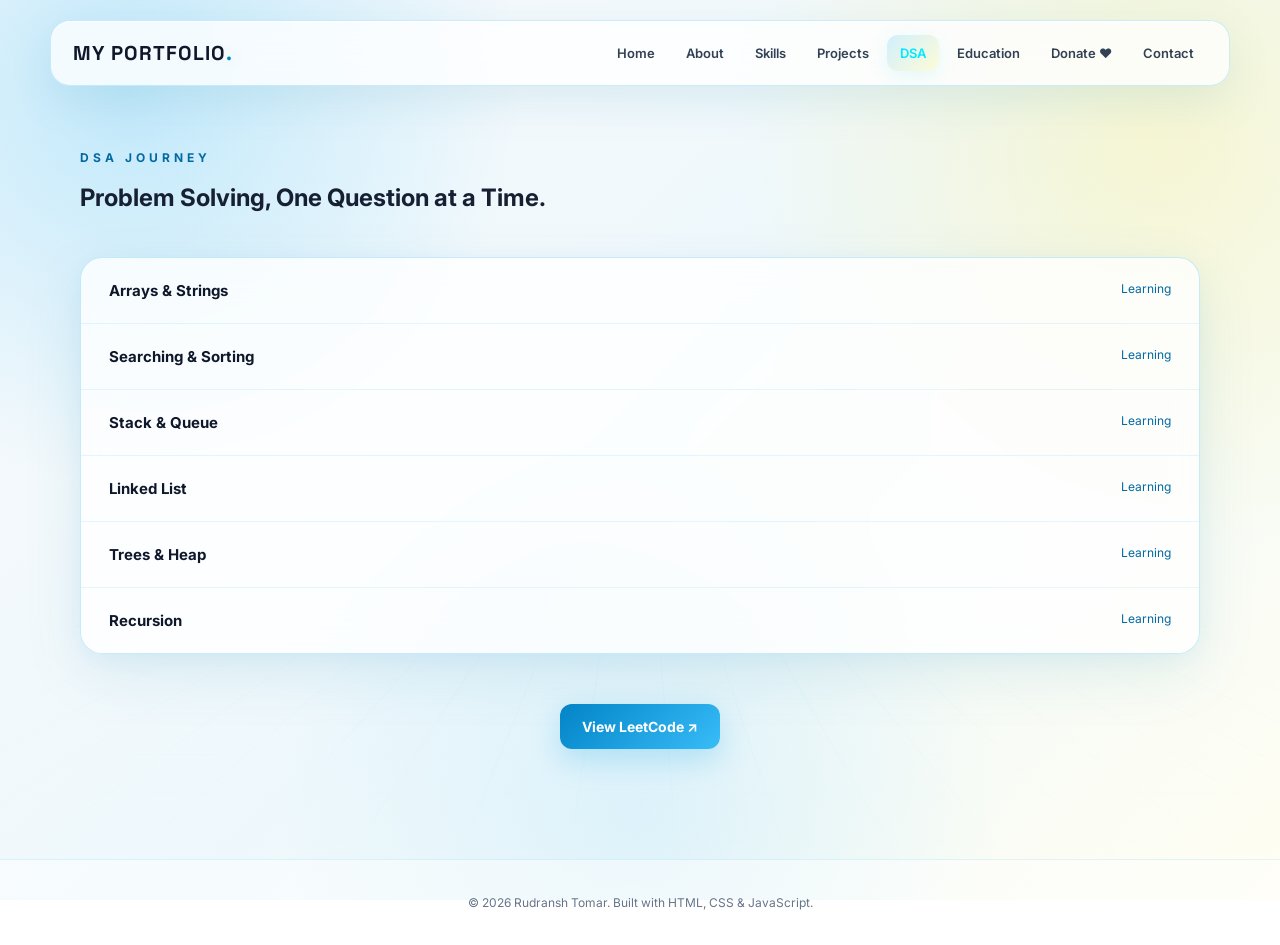
<file: dsa.html>
<!DOCTYPE html>
<html lang="en">

<head>

    <meta charset="UTF-8">

    <meta name="viewport"
          content="width=device-width, initial-scale=1.0">

    <title>DSA | Rudransh Tomar</title>

    <link rel="stylesheet" href="style.css">

</head>

<body>


<header class="navbar">

    <a class="logo" href="index.html">
        MY PORTFOLIO<span>.</span>
    </a>

    <button class="menu-btn" id="menuBtn">☰</button>

    <nav id="nav">

        <a href="index.html">Home</a>

        <a href="about.html">About</a>

        <a href="skills.html">Skills</a>

        <a href="projects.html">Projects</a>

        <a href="dsa.html" class="active">DSA</a>

        <a href="education.html">Education</a>

        <a href="donate.html">Donate ❤️</a>

        <a href="contact.html">Contact</a>

    </nav>

</header>


<main>

<section class="section page-section">

    <div class="section-title">

        <p class="eyebrow">
            DSA JOURNEY
        </p>

        <h1>
            Problem Solving, One Question at a Time.
        </h1>

    </div>


    <div class="dsa-box">

        <div class="dsa-item">

            <strong>
                Arrays & Strings
            </strong>

            <span>
                Learning
            </span>

        </div>


        <div class="dsa-item">

            <strong>
                Searching & Sorting
            </strong>

            <span>
                Learning
            </span>

        </div>


        <div class="dsa-item">

            <strong>
                Stack & Queue
            </strong>

            <span>
                Learning
            </span>

        </div>


        <div class="dsa-item">

            <strong>
                Linked List
            </strong>

            <span>
                Learning
            </span>

        </div>


        <div class="dsa-item">

            <strong>
                Trees & Heap
            </strong>

            <span>
                Learning
            </span>

        </div>


        <div class="dsa-item">

            <strong>
                Recursion
            </strong>

            <span>
                Learning
            </span>

        </div>

    </div>


    <div class="back-home">

        <a href="https://leetcode.com/"
           target="_blank"
           class="btn primary">

            View LeetCode ↗

        </a>

    </div>

</section>

</main>


<footer>

    <p>
        © <span id="year"></span>
        Rudransh Tomar.
        Built with HTML, CSS & JavaScript.
    </p>

</footer>


<script src="script.js"></script>

</body>
</html>
</file>
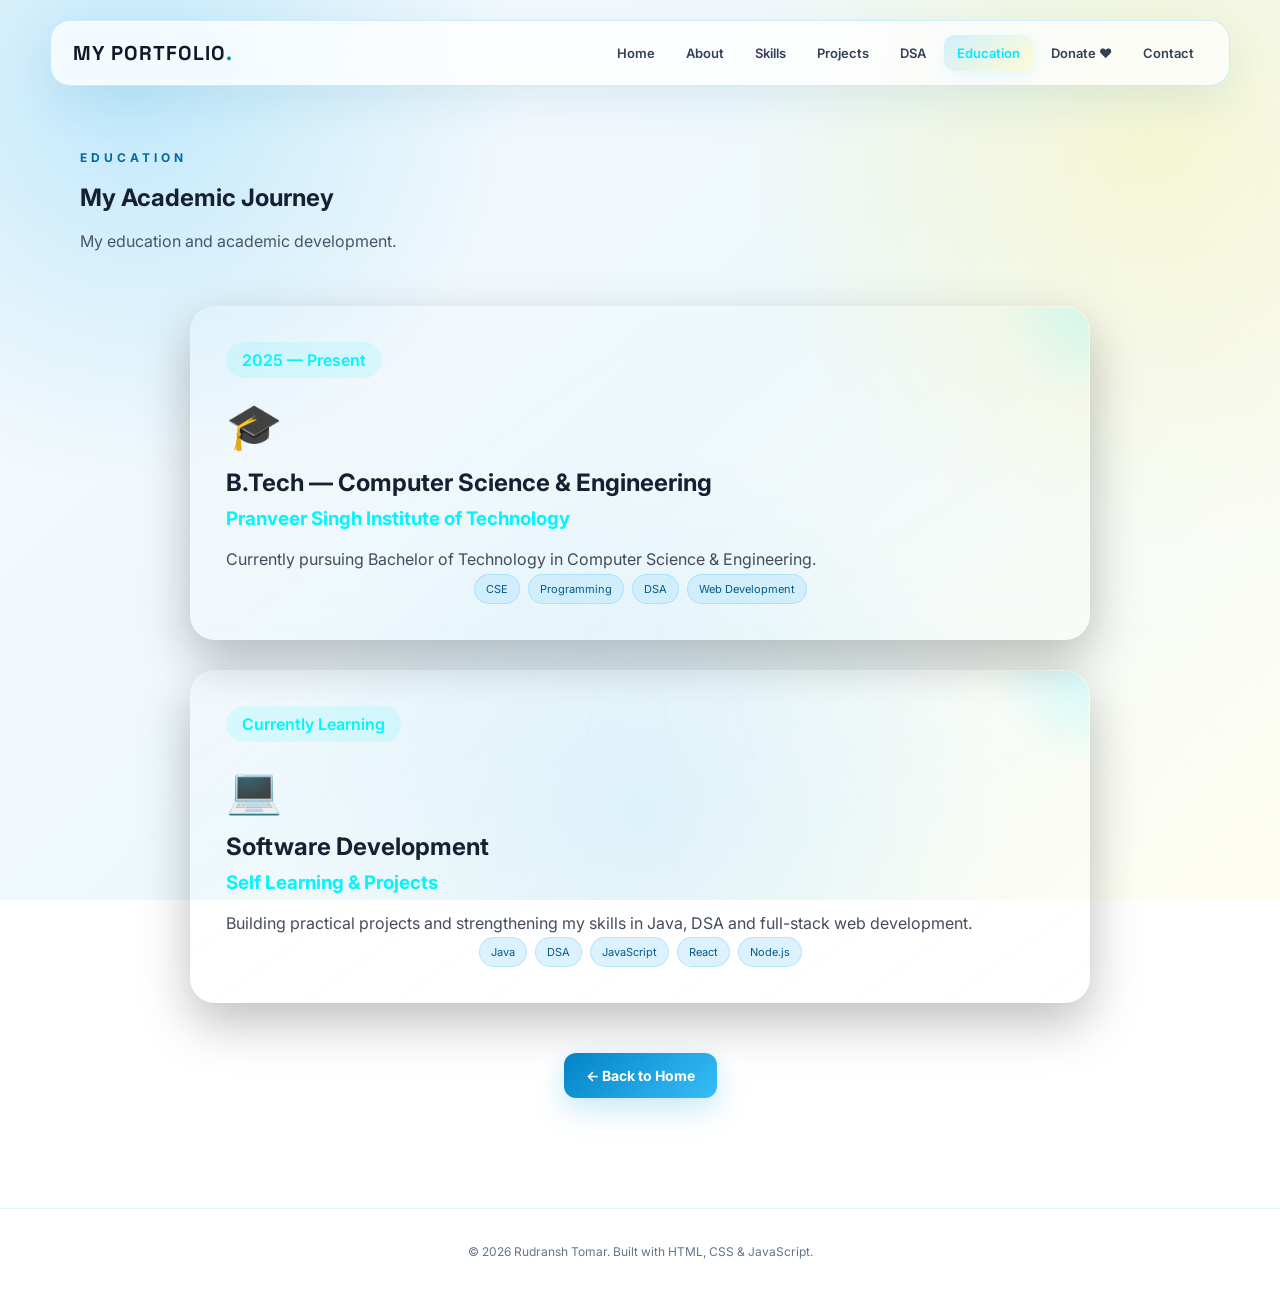
<file: education.html>
<!DOCTYPE html>
<html lang="en">

<head>

    <meta charset="UTF-8">

    <meta name="viewport"
          content="width=device-width, initial-scale=1.0">

    <title>Education | Rudransh Tomar</title>

    <link rel="stylesheet" href="style.css">

</head>


<body>


<!-- ================= NAVBAR ================= -->

<header class="navbar">

    <a class="logo" href="index.html">
        MY PORTFOLIO<span>.</span>
    </a>

    <button class="menu-btn" id="menuBtn">
        ☰
    </button>

    <nav id="nav">

        <a href="index.html">
            Home
        </a>

        <a href="about.html">
            About
        </a>

        <a href="skills.html">
            Skills
        </a>

        <a href="projects.html">
            Projects
        </a>

        <a href="dsa.html">
            DSA
        </a>

        <a href="education.html"
           class="active">
            Education
        </a>

        <a href="donate.html">
            Donate ❤️
        </a>

        <a href="contact.html">
            Contact
        </a>

    </nav>

</header>


<!-- ================= EDUCATION ================= -->

<main>

<section class="section page-section">

    <div class="section-title">

        <p class="eyebrow">
            EDUCATION
        </p>

        <h1>
            My Academic Journey
        </h1>

        <p>
            My education and academic development.
        </p>

    </div>


    <div class="education-container">


        <!-- BTECH -->

        <article class="education-card">

            <div class="education-year">
                2025 — Present
            </div>

            <div class="education-icon">
                🎓
            </div>

            <h2>
                B.Tech — Computer Science & Engineering
            </h2>

            <h3>
                Pranveer Singh Institute of Technology
            </h3>

            <p>
                Currently pursuing Bachelor of Technology
                in Computer Science & Engineering.
            </p>

            <div class="tags">

                <span>CSE</span>

                <span>Programming</span>

                <span>DSA</span>

                <span>Web Development</span>

            </div>

        </article>


        <!-- CURRENT LEARNING -->

        <article class="education-card">

            <div class="education-year">
                Currently Learning
            </div>

            <div class="education-icon">
                💻
            </div>

            <h2>
                Software Development
            </h2>

            <h3>
                Self Learning & Projects
            </h3>

            <p>
                Building practical projects and strengthening
                my skills in Java, DSA and full-stack web development.
            </p>

            <div class="tags">

                <span>Java</span>

                <span>DSA</span>

                <span>JavaScript</span>

                <span>React</span>

                <span>Node.js</span>

            </div>

        </article>


    </div>


    <div class="back-home">

        <a href="index.html"
           class="btn primary">

            ← Back to Home

        </a>

    </div>


</section>

</main>


<!-- ================= FOOTER ================= -->

<footer>

    <p>

        © <span id="year"></span>

        Rudransh Tomar.

        Built with HTML, CSS & JavaScript.

    </p>

</footer>


<script src="script.js"></script>

</body>

</html>
</file>
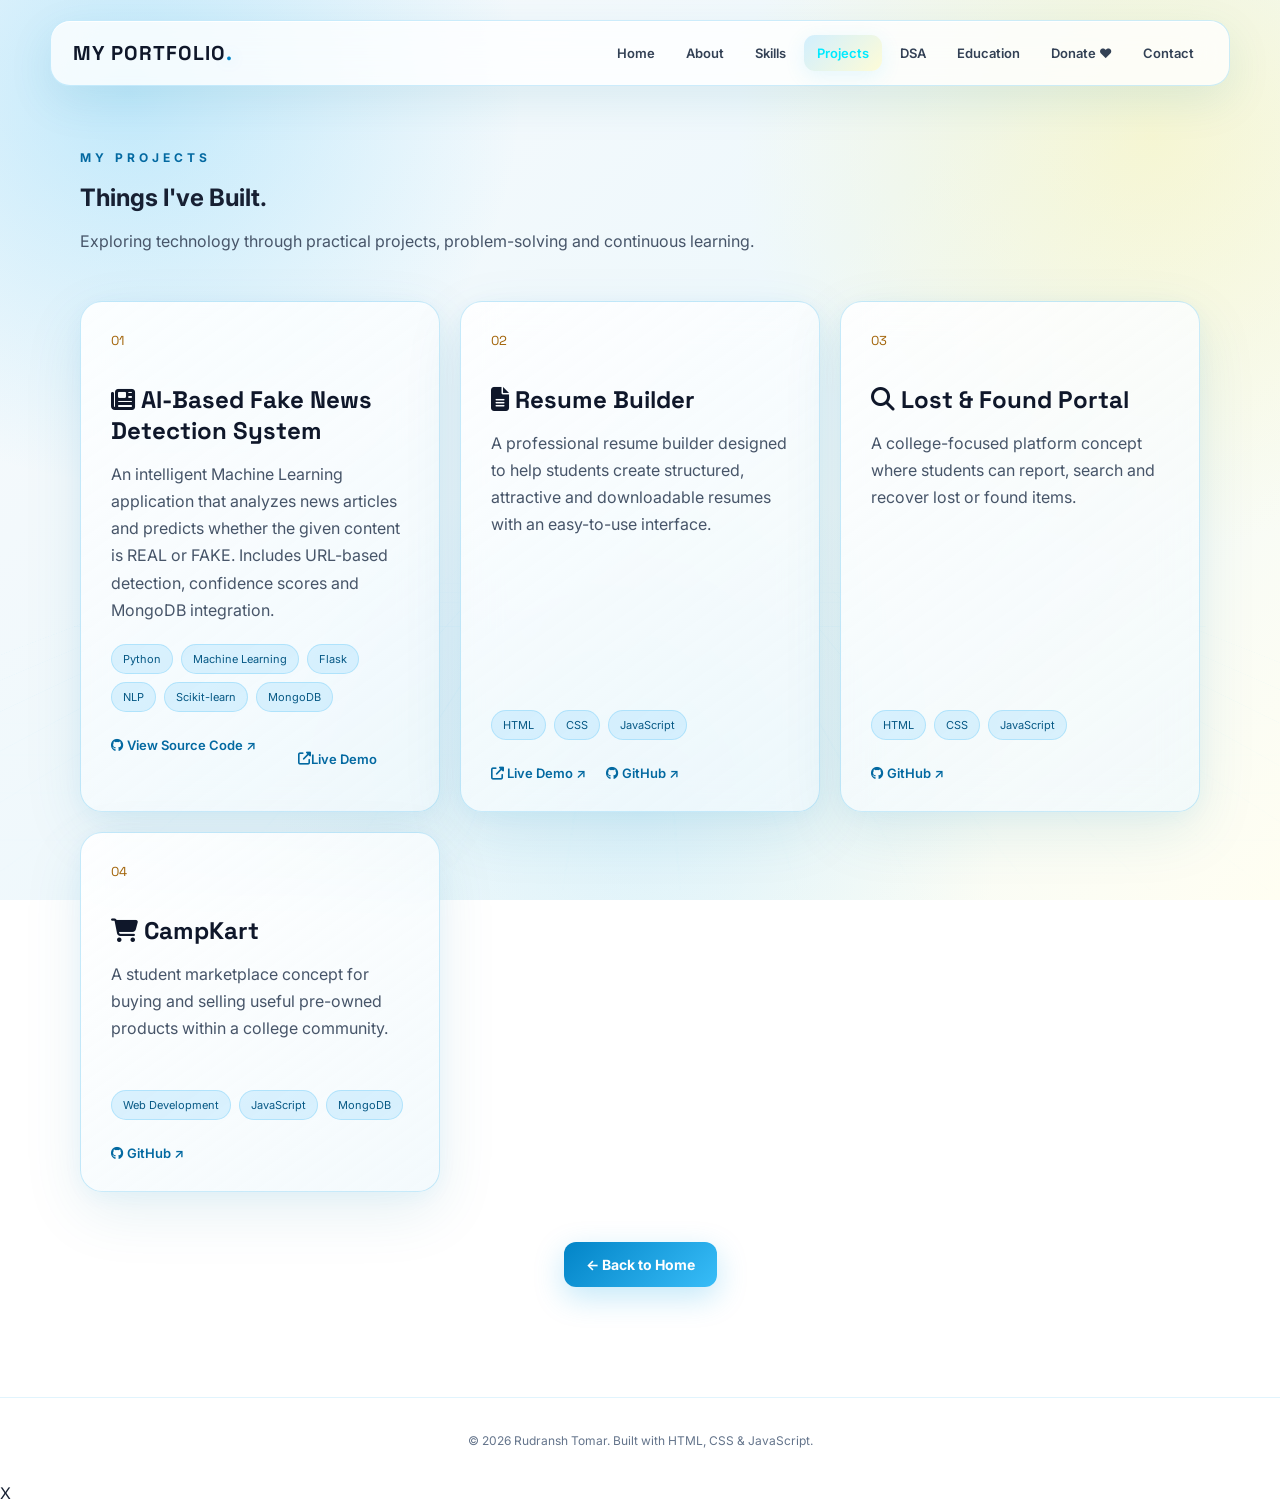
<file: projects.html>
<!DOCTYPE html>
<html lang="en">

<head>

    <meta charset="UTF-8">

    <meta name="viewport"
          content="width=device-width, initial-scale=1.0">

    <meta name="description"
          content="Explore projects developed by Rudransh Tomar, including AI Fake News Detection System, Resume Builder and web development projects.">

    <title>Projects | Rudransh Tomar</title>

    <link rel="stylesheet" href="style.css">

    <link rel="stylesheet"
          href="https://cdnjs.cloudflare.com/ajax/libs/font-awesome/6.5.0/css/all.min.css">

</head>

<body>

<header class="navbar">

    <a class="logo" href="index.html">
        MY PORTFOLIO<span>.</span>
    </a>

    <button class="menu-btn" id="menuBtn">☰</button>

    <nav id="nav">

        <a href="index.html">Home</a>
        <a href="about.html">About</a>
        <a href="skills.html">Skills</a>
        <a href="projects.html" class="active">Projects</a>
        <a href="dsa.html">DSA</a>
        <a href="education.html">Education</a>
        <a href="donate.html">Donate ❤️</a>
        <a href="contact.html">Contact</a>

    </nav>

</header>


<main>

<section class="section page-section">

    <div class="section-title">

        <p class="eyebrow">
            MY PROJECTS
        </p>

        <h1>
            Things I've Built.
        </h1>

        <p>
            Exploring technology through practical projects,
            problem-solving and continuous learning.
        </p>

    </div>


    <div class="project-grid">


        <!-- PROJECT 01: AI FAKE NEWS DETECTION -->

        <article class="project-card">

            <div class="project-number">
                01
            </div>

            <h3>
                <i class="fas fa-newspaper"></i>
                AI-Based Fake News Detection System
            </h3>

            <p>
                An intelligent Machine Learning application
                that analyzes news articles and predicts
                whether the given content is REAL or FAKE.
                Includes URL-based detection, confidence
                scores and MongoDB integration.
            </p>

            <div class="tags">

                <span>Python</span>
                <span>Machine Learning</span>
                <span>Flask</span>
                <span>NLP</span>
                <span>Scikit-learn</span>
                <span>MongoDB</span>

            </div>

            <div class="project-links">

                <a href="https://github.com/Rudranshtomar/AI-BASED-FAKE-NEWS-DETECTION-SYSTEM"
                   target="_blank"
                   rel="noopener noreferrer">

                    <i class="fab fa-github"></i>
                    View Source Code ↗

                </a>
                <a href="https://ai-based-fake-news-detection-system-1-tppi.onrender.com/" target="_blank" rel="noopener noreferrer" class="btn">
                    <i class="fas fa-external-link-alt"></i>
                    Live Demo
                </a>

            </div>

        </article>


        <!-- PROJECT 02: RESUME BUILDER -->

        <article class="project-card">

            <div class="project-number">
                02
            </div>

            <h3>
                <i class="fas fa-file-alt"></i>
                Resume Builder
            </h3>

            <p>
                A professional resume builder designed
                to help students create structured,
                attractive and downloadable resumes
                with an easy-to-use interface.
            </p>

            <div class="tags">

                <span>HTML</span>
                <span>CSS</span>
                <span>JavaScript</span>

            </div>

            <div class="project-links">

                <a href="resume-builder/index.html"
                   target="_blank">

                    <i class="fas fa-external-link-alt"></i>
                    Live Demo ↗

                </a>

                <a href="https://github.com/Rudranshtomar"
                   target="_blank"
                   rel="noopener noreferrer">

                    <i class="fab fa-github"></i>
                    GitHub ↗

                </a>

            </div>

        </article>


        <!-- PROJECT 03: LOST AND FOUND PORTAL -->

        <article class="project-card">

            <div class="project-number">
                03
            </div>

            <h3>
                <i class="fas fa-search"></i>
                Lost & Found Portal
            </h3>

            <p>
                A college-focused platform concept where
                students can report, search and recover
                lost or found items.
            </p>

            <div class="tags">

                <span>HTML</span>
                <span>CSS</span>
                <span>JavaScript</span>

            </div>

            <div class="project-links">

                <a href="https://github.com/Rudranshtomar"
                   target="_blank"
                   rel="noopener noreferrer">

                    <i class="fab fa-github"></i>
                    GitHub ↗

                </a>

            </div>

        </article>


        <!-- PROJECT 04: CAMPKART -->

        <article class="project-card">

            <div class="project-number">
                04
            </div>

            <h3>
                <i class="fas fa-shopping-cart"></i>
                CampKart
            </h3>

            <p>
                A student marketplace concept for buying
                and selling useful pre-owned products
                within a college community.
            </p>

            <div class="tags">

                <span>Web Development</span>
                <span>JavaScript</span>
                <span>MongoDB</span>

            </div>

            <div class="project-links">

                <a href="https://github.com/Rudranshtomar"
                   target="_blank"
                   rel="noopener noreferrer">

                    <i class="fab fa-github"></i>
                    GitHub ↗

                </a>

            </div>

        </article>


    </div>


    <div class="back-home">

        <a href="index.html" class="btn primary">

            ← Back to Home

        </a>

    </div>

</section>

</main>


<footer>

    <p>
        © <span id="year"></span>
        Rudransh Tomar.
        Built with HTML, CSS & JavaScript.
    </p>

</footer>


<script src="script.js"></script>

</body>
</html>X
</file>
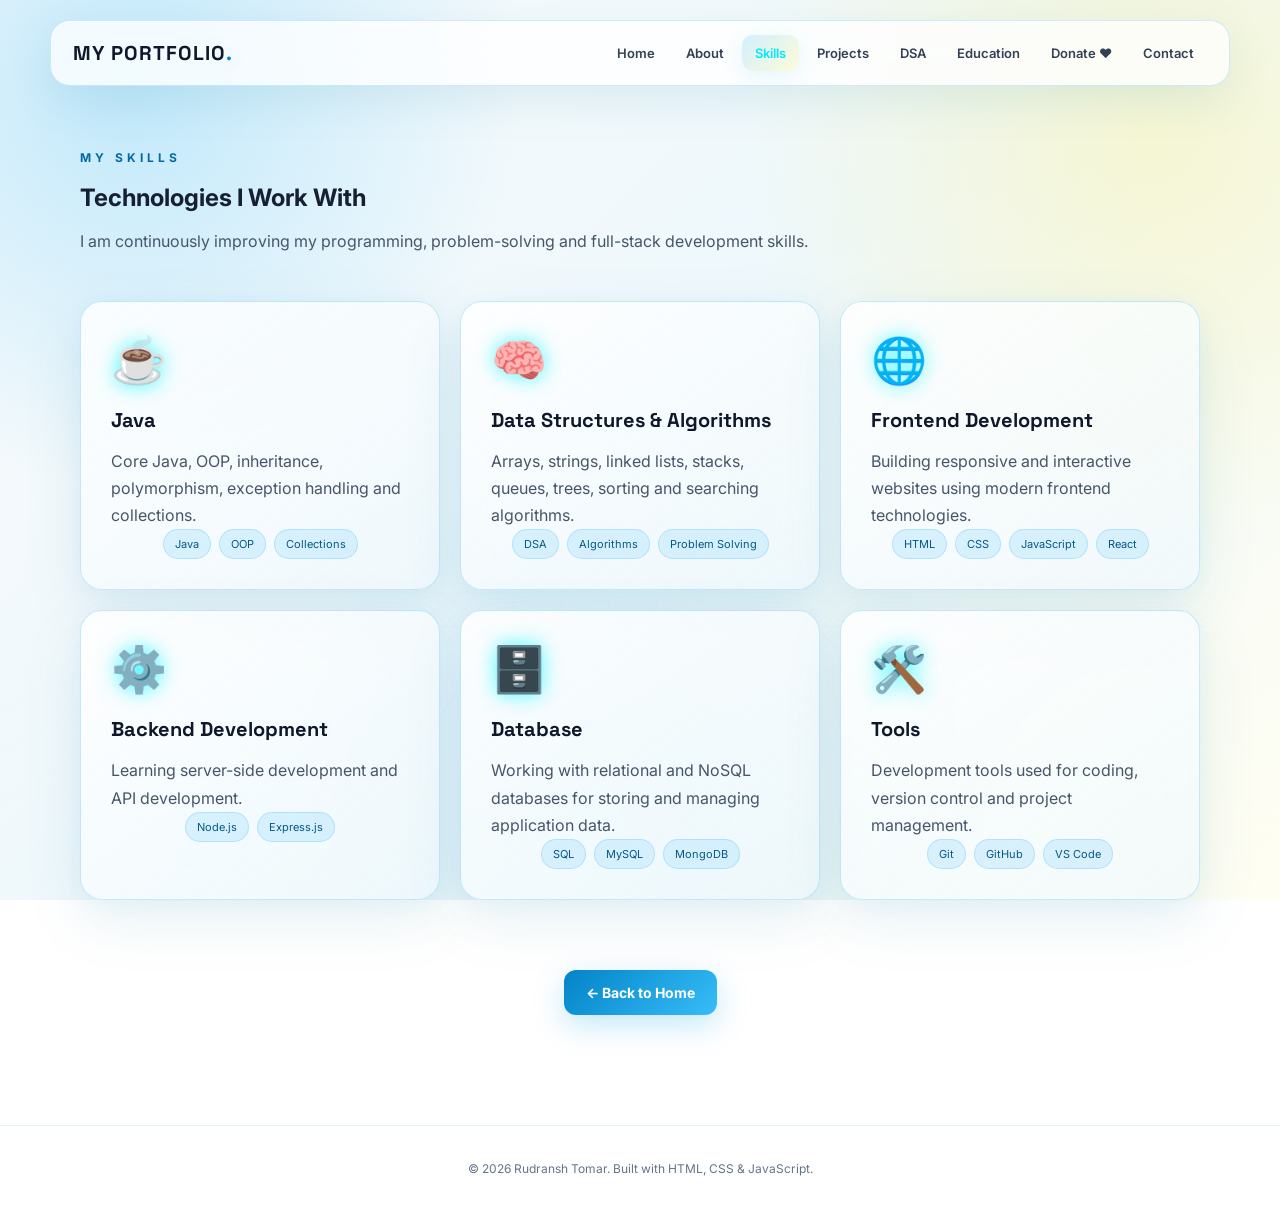
<file: skills.html>
<!DOCTYPE html>
<html lang="en">

<head>
    <meta charset="UTF-8">
    <meta name="viewport" content="width=device-width, initial-scale=1.0">

    <title>Skills | Rudransh Tomar</title>

    <meta name="description"
        content="Technical skills of Rudransh Tomar including Java, DSA, Web Development and databases.">

    <link rel="stylesheet" href="style.css">
</head>

<body>

<!-- ================= NAVBAR ================= -->

<header class="navbar">

    <a class="logo" href="index.html">
        MY PORTFOLIO<span>.</span>
    </a>

    <button class="menu-btn" id="menuBtn">☰</button>

    <nav id="nav">

        <a href="index.html">Home</a>

        <a href="about.html">About</a>

        <a href="skills.html" class="active">Skills</a>

        <a href="projects.html">Projects</a>

        <a href="dsa.html">DSA</a>

        <a href="education.html">Education</a>

        <a href="donate.html">Donate ❤️</a>

        <a href="contact.html">Contact</a>

    </nav>

</header>


<!-- ================= SKILLS ================= -->

<main>

<section class="section page-section">

    <div class="section-title">

        <p class="eyebrow">
            MY SKILLS
        </p>

        <h1>
            Technologies I Work With
        </h1>

        <p>
            I am continuously improving my programming,
            problem-solving and full-stack development skills.
        </p>

    </div>


    <div class="skill-grid">


        <!-- JAVA -->

        <article class="skill-card">

            <div class="skill-icon">
                ☕
            </div>

            <h3>
                Java
            </h3>

            <p>
                Core Java, OOP, inheritance, polymorphism,
                exception handling and collections.
            </p>

            <div class="tags">
                <span>Java</span>
                <span>OOP</span>
                <span>Collections</span>
            </div>

        </article>


        <!-- DSA -->

        <article class="skill-card">

            <div class="skill-icon">
                🧠
            </div>

            <h3>
                Data Structures & Algorithms
            </h3>

            <p>
                Arrays, strings, linked lists, stacks, queues,
                trees, sorting and searching algorithms.
            </p>

            <div class="tags">
                <span>DSA</span>
                <span>Algorithms</span>
                <span>Problem Solving</span>
            </div>

        </article>


        <!-- FRONTEND -->

        <article class="skill-card">

            <div class="skill-icon">
                🌐
            </div>

            <h3>
                Frontend Development
            </h3>

            <p>
                Building responsive and interactive websites
                using modern frontend technologies.
            </p>

            <div class="tags">
                <span>HTML</span>
                <span>CSS</span>
                <span>JavaScript</span>
                <span>React</span>
            </div>

        </article>


        <!-- BACKEND -->

        <article class="skill-card">

            <div class="skill-icon">
                ⚙️
            </div>

            <h3>
                Backend Development
            </h3>

            <p>
                Learning server-side development and
                API development.
            </p>

            <div class="tags">
                <span>Node.js</span>
                <span>Express.js</span>
            </div>

        </article>


        <!-- DATABASE -->

        <article class="skill-card">

            <div class="skill-icon">
                🗄️
            </div>

            <h3>
                Database
            </h3>

            <p>
                Working with relational and NoSQL databases
                for storing and managing application data.
            </p>

            <div class="tags">
                <span>SQL</span>
                <span>MySQL</span>
                <span>MongoDB</span>
            </div>

        </article>


        <!-- TOOLS -->

        <article class="skill-card">

            <div class="skill-icon">
                🛠️
            </div>

            <h3>
                Tools
            </h3>

            <p>
                Development tools used for coding,
                version control and project management.
            </p>

            <div class="tags">
                <span>Git</span>
                <span>GitHub</span>
                <span>VS Code</span>
            </div>

        </article>

    </div>

   <br>
    <div class="back-home">

        <a href="index.html" class="btn primary">
            ← Back to Home
        </a>

    </div>

</section>

</main>


<!-- ================= FOOTER ================= -->

<footer>

    <p>
        © <span id="year"></span>
        Rudransh Tomar.
        Built with HTML, CSS & JavaScript.
    </p>

</footer>


<script src="script.js"></script>

</body>
</html>
</file>
<file: style.css>
/* =========================================================
   RUDRANSH TOMAR — VIP 3D PORTFOLIO
   CLEAN LIGHT / SKY BLUE / YELLOW THEME
   ========================================================= */

@import url('https://fonts.googleapis.com/css2?family=Inter:wght@400;500;600;700;800&family=Space+Grotesk:wght@400;500;600;700&display=swap');


/* =========================================================
   1. ROOT VARIABLES
   ========================================================= */

:root {

    /* Main colors */
    --sky: #38bdf8;
    --sky-light: #bae6fd;
    --sky-dark: #0369a1;
    --blue: #0284c7;

    --yellow: #facc15;
    --yellow-light: #fef9c3;
    --yellow-dark: #a16207;

    /* Background */
    --bg: #f7fbfd;
    --bg-light: #ffffff;
    --bg-blue: #e0f2fe;

    /* Text */
    --text: #172033;
    --heading: #0f172a;
    --secondary: #475569;
    --muted: #64748b;

    /* Cards */
    --card: rgba(255,255,255,0.78);
    --card-strong: rgba(255,255,255,0.92);

    /* Borders */
    --border: rgba(14,165,233,0.22);

    /* Shadows */
    --shadow:
        0 20px 60px rgba(14,116,144,0.10),
        0 5px 25px rgba(14,165,233,0.06);

    --shadow-hover:
        0 30px 70px rgba(14,165,233,0.18),
        0 0 35px rgba(56,189,248,0.12);
}


/* =========================================================
   2. RESET
   ========================================================= */

* {
    margin: 0;
    padding: 0;
    box-sizing: border-box;
}

html {
    scroll-behavior: smooth;
}

body {

    font-family: 'Inter', sans-serif;

    color: var(--text);

    overflow-x: hidden;

    min-height: 100vh;

    background:

        radial-gradient(
            circle at 10% 10%,
            rgba(56,189,248,0.28),
            transparent 28%
        ),

        radial-gradient(
            circle at 90% 15%,
            rgba(254,240,138,0.35),
            transparent 30%
        ),

        radial-gradient(
            circle at 50% 90%,
            rgba(186,230,253,0.40),
            transparent 35%
        ),

        linear-gradient(
            135deg,
            #f8fafc,
            #eef8fc,
            #fffef2
        );

    background-attachment: fixed;
}

body::before {

    content: "";

    position: fixed;

    inset: 0;

    pointer-events: none;

    z-index: -10;

    background:

        linear-gradient(
            rgba(56,189,248,0.06) 1px,
            transparent 1px
        ),

        linear-gradient(
            90deg,
            rgba(56,189,248,0.06) 1px,
            transparent 1px
        );

    background-size: 60px 60px;

    transform:
        perspective(700px)
        rotateX(55deg)
        scale(2);

    transform-origin: center bottom;

    opacity: 0.55;

    mask-image:
        linear-gradient(
            to bottom,
            transparent,
            black 30%,
            black 70%,
            transparent
        );
}

a {
    color: inherit;
    text-decoration: none;
}

button {
    font-family: inherit;
}


/* =========================================================
   3. FLOATING BACKGROUND ORBS
   ========================================================= */

.floating-orb {

    position: fixed;

    border-radius: 50%;

    pointer-events: none;

    z-index: -5;

    filter: blur(3px);

    opacity: 0.45;

    animation:
        orbFloat 9s ease-in-out infinite;
}

.orb-one {

    width: 180px;
    height: 180px;

    left: -70px;
    top: 25%;

    background:
        radial-gradient(
            circle at 30% 30%,
            #22d3ee,
            #38bdf8,
            transparent 70%
        );
}

.orb-two {

    width: 230px;
    height: 230px;

    right: -100px;
    top: 55%;

    background:
        radial-gradient(
            circle at 30% 30%,
            #fef08a,
            #facc15,
            transparent 70%
        );

    animation-delay: -3s;
}


/* =========================================
   INTRO LOADER FIX
========================================= */

#intro-loader {
    position: fixed;
    top: 0;
    left: 0;
    width: 100%;
    height: 100vh;

    z-index: 999999;

    display: flex;
    align-items: center;
    justify-content: center;

    background: #050505;

    opacity: 1;
    visibility: visible;

    transition:
        opacity 0.8s ease,
        visibility 0.8s ease;
}


/* Loader automatically disappears */

#intro-loader.loader-hide {
    opacity: 0;
    visibility: hidden;
    pointer-events: none;
}


/* Loading bar */

.vip-loading {
    width: 220px;
    height: 4px;

    margin: 25px auto 0;

    background: rgba(255,255,255,0.15);

    border-radius: 10px;

    overflow: hidden;
}


.vip-loading span {
    display: block;

    width: 0%;
    height: 100%;

    background: linear-gradient(
        90deg,
        #00eaff,
        #7c5cff
    );

    animation: loadingBar 2.5s linear forwards;
}


@keyframes loadingBar {

    0% {
        width: 0%;
    }

    100% {
        width: 100%;
    }

}

/* =========================================================
   INTRO LIGHT
   ========================================================= */

#intro-loader::before {

    content: "";

    position: absolute;

    width: 650px;
    height: 650px;

    border-radius: 50%;

    background:

        radial-gradient(
            circle,
            rgba(56,189,248,0.28),
            rgba(254,240,138,0.18),
            transparent 70%
        );

    filter: blur(35px);

    animation:
        introLight 5s ease-in-out infinite;
}


/* =========================================================
   INTRO SCENE
   ========================================================= */

.vip-intro {

    width: 100%;
    height: 100%;

    display: flex;

    flex-direction: column;

    align-items: center;

    justify-content: center;

    position: relative;

    transform-style: preserve-3d;

    animation:
        introEntrance 2s
        cubic-bezier(.16,1,.3,1)
        forwards;
}


/* =========================================================
   3D LOGO
   ========================================================= */

.vip-logo {

    width: 230px;
    height: 230px;

    position: relative;

    display: flex;

    align-items: center;

    justify-content: center;

    transform-style: preserve-3d;

    animation:
        logoFloat 4s ease-in-out infinite;
}


/* =========================================================
   LETTER R
   ========================================================= */

.logo-letter {

    width: 145px;
    height: 145px;

    display: flex;

    align-items: center;

    justify-content: center;

    font-family:
        'Arial Black',
        'Space Grotesk',
        sans-serif;

    font-size: 125px;

    font-weight: 900;

    line-height: 1;

    color: transparent;

    background:

        linear-gradient(
            135deg,
            #075985,
            #0284c7,
            #38bdf8,
            #ffffff,
            #facc15
        );

    -webkit-background-clip: text;

    background-clip: text;

    text-shadow:

        0 5px 0 rgba(3,105,161,0.25),

        0 10px 20px rgba(14,116,144,0.18),

        0 0 35px rgba(56,189,248,0.55);

    transform:
        translateZ(70px);

    animation:
        letterReveal 1.5s
        cubic-bezier(.16,1,.3,1)
        forwards;
}


/* =========================================================
   LOGO GLOW
   ========================================================= */

.vip-logo::before {

    content: "";

    position: absolute;

    width: 180px;
    height: 180px;

    border-radius: 50%;

    background:

        radial-gradient(
            circle,
            rgba(56,189,248,0.32),
            rgba(254,240,138,0.16),
            transparent 65%
        );

    filter: blur(25px);

    animation:
        logoGlow 2.5s ease-in-out infinite;
}


/* =========================================================
   3D RINGS
   ========================================================= */

.logo-ring {

    position: absolute;

    width: 245px;
    height: 245px;

    border-radius: 50%;

    border: 1px solid rgba(14,165,233,0.70);

    box-shadow:

        0 0 20px rgba(14,165,233,0.35),

        inset 0 0 15px rgba(14,165,233,0.15);

    transform-style: preserve-3d;
}


/* Blue ring */

.ring-a {

    transform:
        rotateX(70deg);

    animation:
        ringA 5s linear infinite;
}


/* Yellow ring */

.ring-b {

    transform:
        rotateY(70deg);

    border-color:
        rgba(250,204,21,0.80);

    box-shadow:
        0 0 20px rgba(250,204,21,0.35);

    animation:
        ringB 6s linear infinite;
}


/* Light blue ring */

.ring-c {

    transform:
        rotateX(55deg)
        rotateY(35deg);

    border-color:
        rgba(125,211,252,0.85);

    box-shadow:
        0 0 20px rgba(125,211,252,0.35);

    animation:
        ringC 7s linear infinite;
}


/* =========================================================
   INTRO NAME
   ========================================================= */

.vip-title {

    margin-top: 45px;

    font-family:
        'Arial Black',
        'Space Grotesk',
        sans-serif;

    font-size:
        clamp(25px,4vw,42px);

    font-weight: 900;

    letter-spacing: 9px;

    color: var(--heading);

    text-align: center;

    text-shadow:
        0 2px 15px rgba(14,116,144,0.15);

    opacity: 0;

    animation:
        titleReveal 1.3s
        ease 1s
        forwards;
}

.vip-title span {

    background:

        linear-gradient(
            90deg,
            #0369a1,
            #0284c7,
            #38bdf8,
            #a16207
        );

    -webkit-background-clip: text;

    background-clip: text;

    color: transparent;
}


/* =========================================================
   INTRO LINE
   ========================================================= */

.vip-line {

    width: 0;

    height: 2px;

    margin-top: 18px;

    background:

        linear-gradient(
            90deg,
            transparent,
            #22d3ee,
            #38bdf8,
            #facc15,
            transparent
        );

    box-shadow:
        0 0 15px rgba(56,189,248,0.65);

    animation:
        lineReveal 1.2s
        ease 1.4s
        forwards;
}


/* =========================================================
   INTRO SUBTITLE
   ========================================================= */

.vip-subtitle {

    margin-top: 18px;

    font-size: 11px;

    font-weight: 700;

    letter-spacing: 6px;

    color: #475569;

    opacity: 0;

    animation:
        titleReveal 1s
        ease 1.6s
        forwards;
}


/* =========================================================
   INTRO LOADING BAR
   ========================================================= */

.vip-loading {

    width: 180px;
    height: 3px;

    margin-top: 35px;

    overflow: hidden;

    background:
        rgba(71,85,105,0.15);

    border-radius: 10px;

    opacity: 0;

    animation:
        fadeIn .5s ease 2s forwards;
}

.vip-loading span {

    display: block;

    width: 40%;

    height: 100%;

    background:

        linear-gradient(
            90deg,
            #0284c7,
            #38bdf8,
            #facc15
        );

    box-shadow:
        0 0 15px rgba(56,189,248,0.6);

    border-radius: 10px;

    animation:
        loading 1.5s ease-in-out infinite;
}


/* =========================================================
   INTRO PARTICLES
   ========================================================= */

.particles {

    position: absolute;

    inset: 0;

    pointer-events: none;
}

.particles i {

    position: absolute;

    width: 4px;
    height: 4px;

    border-radius: 50%;

    background: #38bdf8;

    box-shadow:
        0 0 12px rgba(56,189,248,0.8);

    animation:
        particleFloat
        4s ease-in-out infinite;
}

.particles i:nth-child(1) {
    left: 15%;
    top: 25%;
}

.particles i:nth-child(2) {
    left: 80%;
    top: 20%;
}

.particles i:nth-child(3) {
    left: 10%;
    top: 65%;
}

.particles i:nth-child(4) {
    left: 88%;
    top: 70%;
}

.particles i:nth-child(5) {
    left: 25%;
    top: 15%;
}

.particles i:nth-child(6) {
    left: 72%;
    top: 80%;
}

.particles i:nth-child(7) {
    left: 35%;
    top: 75%;
}

.particles i:nth-child(8) {
    left: 65%;
    top: 30%;
}

.particles i:nth-child(9) {
    left: 5%;
    top: 40%;
}

.particles i:nth-child(10) {
    left: 94%;
    top: 45%;
}

.particles i:nth-child(11) {
    left: 45%;
    top: 10%;
}

.particles i:nth-child(12) {
    left: 55%;
    top: 90%;
}


/* =========================================================
   5. NAVBAR
   ========================================================= */

.navbar {

    position: fixed;

    top: 20px;

    left: 50%;

    transform: translateX(-50%);

    width:
        min(1180px, calc(100% - 30px));

    padding: 14px 22px;

    display: flex;

    align-items: center;

    justify-content: space-between;

    z-index: 1000;

    background:
        rgba(255,255,255,0.78);

    border:
        1px solid
        rgba(14,165,233,0.20);

    border-radius: 20px;

    backdrop-filter:
        blur(20px);

    box-shadow:

        0 15px 45px
        rgba(14,116,144,0.10),

        inset 0 1px
        rgba(255,255,255,0.9);
}


/* =========================================================
   LOGO
   ========================================================= */

.logo {

    font-family:
        'Space Grotesk',
        sans-serif;

    font-weight: 800;

    font-size: 20px;

    letter-spacing: 1px;

    color: var(--heading);

    transition: .3s;
}

.logo span {

    color: var(--blue);

    text-shadow:
        0 0 15px
        rgba(56,189,248,0.45);
}

.logo:hover {

    transform:
        translateY(-2px);

    text-shadow:
        0 0 20px
        rgba(56,189,248,0.45);
}


/* =========================================================
   NAVIGATION
   ========================================================= */

nav {

    display: flex;

    gap: 5px;
}

nav a {

    padding: 10px 13px;

    color: #334155;

    font-size: 13px;

    font-weight: 600;

    border-radius: 10px;

    transition: .3s;
}

nav a:hover {

    color: #0284c7;

    background:
        rgba(186,230,253,0.45);

    transform:
        translateY(-2px);

    box-shadow:
        0 0 20px
        rgba(56,189,248,0.12);
}

nav a.active {

    color: #0284c7;

    background:

        linear-gradient(
            135deg,
            rgba(186,230,253,0.65),
            rgba(254,249,195,0.65)
        );

    border-radius: 11px;

    box-shadow:
        0 5px 20px
        rgba(56,189,248,0.12);
}


/* =========================================================
   MOBILE MENU
   ========================================================= */

.menu-btn {

    display: none;

    border:
        1px solid
        rgba(56,189,248,0.30);

    background:
        rgba(186,230,253,0.45);

    color:
        #075985;

    padding:
        8px 12px;

    border-radius:
        10px;

    cursor:
        pointer;

    font-size:
        18px;
}


/* =========================================================
   6. HERO
   ========================================================= */

.hero {

    min-height: 100vh;

    max-width: 1180px;

    margin: auto;

    padding:
        150px 30px 90px;

    display: grid;

    grid-template-columns:
        1.15fr 0.85fr;

    gap: 80px;

    align-items: center;

    perspective: 1200px;
}

.hero-content {

    animation:
        heroEnter
        1.1s ease both;
}


/* =========================================================
   EYEBROW
   ========================================================= */

.eyebrow {

    color: #0369a1;

    text-transform:
        uppercase;

    letter-spacing:
        4px;

    font-size:
        12px;

    font-weight:
        700;

    margin-bottom:
        18px;
}


/* =========================================================
   HERO HEADING
   ========================================================= */

.hero h1 {

    font-family:
        'Space Grotesk',
        sans-serif;

    font-size:
        clamp(3rem,7vw,6.2rem);

    line-height:
        .98;

    letter-spacing:
        -4px;

    margin-bottom:
        25px;

    color:
        #0f172a;
}

.hero h1 span {

    display: block;

    background:

        linear-gradient(
            90deg,
            #0369a1,
            #0284c7,
            #38bdf8,
            #a16207
        );

    -webkit-background-clip:
        text;

    background-clip:
        text;

    color:
        transparent;

    background-size:
        200%;

    animation:
        gradientMove
        5s ease infinite;
}


.hero h2 {

    font-size:
        18px;

    color:
        #334155;

    font-weight:
        600;

    margin-bottom:
        22px;
}

.hero-text {

    max-width:
        650px;

    color:
        #475569;

    font-size:
        16px;

    line-height:
        1.8;
}


/* =========================================================
   7. BUTTONS
   ========================================================= */

.buttons {

    display:
        flex;

    gap:
        14px;

    margin-top:
        35px;

    flex-wrap:
        wrap;
}

.btn {

    display:
        inline-flex;

    align-items:
        center;

    justify-content:
        center;

    padding:
        14px 22px;

    border-radius:
        12px;

    font-weight:
        700;

    font-size:
        14px;

    transition:
        transform .3s,
        box-shadow .3s,
        background .3s;

    position:
        relative;

    overflow:
        hidden;
}

.btn.primary {

    color:
        white;

    background:

        linear-gradient(
            135deg,
            #0284c7,
            #38bdf8
        );

    box-shadow:

        0 10px 30px
        rgba(14,165,233,0.25);
}

.btn.primary::before {

    content:
        "";

    position:
        absolute;

    top:
        0;

    left:
        -120%;

    width:
        100%;

    height:
        100%;

    background:

        linear-gradient(
            90deg,
            transparent,
            rgba(255,255,255,.35),
            transparent
        );

    transition:
        .6s;
}

.btn.primary:hover::before {

    left:
        120%;
}

.btn:hover {

    transform:
        translateY(-5px)
        scale(1.02);

    box-shadow:

        0 15px 40px
        rgba(14,165,233,.28);
}


/* =========================================================
   SECONDARY BUTTON
   ========================================================= */

.btn.secondary {

    color:
        #075985;

    background:
        rgba(255,255,255,.70);

    border:
        1px solid
        rgba(14,165,233,.28);
}

.btn.secondary:hover {

    background:
        rgba(186,230,253,.50);

    border-color:
        #38bdf8;
}


/* =========================================================
   8. SOCIALS
   ========================================================= */

.socials {

    display:
        flex;

    gap:
        22px;

    margin-top:
        28px;

    flex-wrap:
        wrap;
}

.socials a {

    color:
        #475569;

    font-size:
        14px;

    transition:
        .3s;
}

.socials a:hover {

    color:
        #0284c7;

    text-shadow:
        0 0 15px
        rgba(56,189,248,.45);

    transform:
        translateY(-2px);
}


/* =========================================================
   9. HERO 3D CARD
   ========================================================= */

.hero-card {

    position:
        relative;

    padding:
        40px 30px;

    text-align:
        center;

    border-radius:
        30px;

    background:

        linear-gradient(
            145deg,
            rgba(255,255,255,.85),
            rgba(239,248,252,.72)
        );

    border:
        1px solid
        rgba(56,189,248,.28);

    backdrop-filter:
        blur(20px);

    box-shadow:
        var(--shadow);

    transform-style:
        preserve-3d;

    animation:
        cardFloat
        5s ease-in-out infinite;

    transition:
        transform .15s ease;
}

.hero-card::before {

    content:
        "";

    position:
        absolute;

    width:
        200px;

    height:
        200px;

    background:
        #38bdf8;

    filter:
        blur(100px);

    opacity:
        .20;

    top:
        -80px;

    right:
        -80px;

    pointer-events:
        none;
}

.hero-card::after {

    content:
        "";

    position:
        absolute;

    width:
        150px;

    height:
        150px;

    background:
        #facc15;

    filter:
        blur(100px);

    opacity:
        .14;

    bottom:
        -60px;

    left:
        -60px;
}


/* =========================================================
   AVATAR
   ========================================================= */

.avatar {

    width:
        210px;

    height:
        210px;

    margin:
        auto auto 25px;

    padding:
        7px;

    border-radius:
        50%;

    background:

        conic-gradient(
            #38bdf8,
            #0284c7,
            #facc15,
            #38bdf8
        );

    animation:
        avatarSpin
        7s linear infinite;

    box-shadow:
        0 0 40px
        rgba(56,189,248,.28);
}

.avatar img {

    width:
        100%;

    height:
        100%;

    object-fit:
        cover;

    border-radius:
        50%;

    border:
        5px solid
        #f8fafc;

    display:
        block;

    animation:
        avatarCounter
        7s linear infinite;
}

.hero-card p {

    color:
        #64748b;

    font-size:
        13px;

    margin-bottom:
        8px;
}

.hero-card strong {

    display:
        block;

    font-family:
        'Space Grotesk',
        sans-serif;

    font-size:
        20px;

    color:
        #0f172a;

    margin-bottom:
        25px;
}


/* =========================================================
   TAGS
   ========================================================= */

.mini-tags,
.tags {

    display:
        flex;

    justify-content:
        center;

    flex-wrap:
        wrap;

    gap:
        8px;
}

.mini-tags span,
.tags span {

    padding:
        7px 11px;

    font-size:
        11px;

    color:
        #075985;

    border-radius:
        20px;

    border:
        1px solid
        rgba(56,189,248,.25);

    background:
        rgba(186,230,253,.50);

    transition:
        .3s;
}

.mini-tags span:hover,
.tags span:hover {

    transform:
        translateY(-3px);

    color:
        #0369a1;

    border-color:
        #38bdf8;

    box-shadow:
        0 0 15px
        rgba(56,189,248,.18);
}


/* =========================================================
   10. SECTIONS
   ========================================================= */

.section {

    max-width:
        1180px;

    margin:
        auto;

    padding:
        110px 30px;
}

.section.alt {

    max-width:
        none;

    padding-left:
        max(30px,calc((100% - 1120px)/2));

    padding-right:
        max(30px,calc((100% - 1120px)/2));

    background:

        linear-gradient(
            135deg,
            rgba(186,230,253,.30),
            rgba(254,249,195,.25)
        );

    border-top:
        1px solid
        rgba(14,165,233,.10);

    border-bottom:
        1px solid
        rgba(14,165,233,.10);
}


/* =========================================================
   SECTION TITLE
   ========================================================= */

.section-title {

    margin-bottom:
        45px;
}

.section-title h2 {

    font-family:
        'Space Grotesk',
        sans-serif;

    font-size:
        clamp(2rem,5vw,3.5rem);

    letter-spacing:
        -1px;

    max-width:
        800px;

    color:
        #0f172a;
}

.section-title > p:last-child {

    margin-top:
        15px;

    color:
        #475569;

    line-height:
        1.8;
}


/* =========================================================
   11. ABOUT
   ========================================================= */

.about-grid {

    display:
        grid;

    grid-template-columns:
        1.2fr .8fr;

    gap:
        70px;

    align-items:
        center;
}

.about-grid > p {

    color:
        #475569;

    line-height:
        1.9;

    font-size:
        16px;
}


/* =========================================================
   STATS
   ========================================================= */

.stats {

    display:
        grid;

    grid-template-columns:
        repeat(3,1fr);

    gap:
        12px;
}

.stats > div {

    min-height:
        140px;

    padding:
        25px 15px;

    display:
        flex;

    flex-direction:
        column;

    justify-content:
        center;

    text-align:
        center;

    border-radius:
        20px;

    background:
        rgba(255,255,255,.70);

    border:
        1px solid
        rgba(56,189,248,.20);

    backdrop-filter:
        blur(15px);

    transition:
        .4s;

    transform-style:
        preserve-3d;
}

.stats > div:hover {

    transform:
        translateY(-10px)
        rotateX(7deg)
        rotateY(-7deg);

    border-color:
        #38bdf8;

    box-shadow:
        var(--shadow-hover);
}

.stats strong {

    font-size:
        23px;

    color:
        #0284c7;

    margin-bottom:
        8px;
}

.stats span {

    color:
        #64748b;

    font-size:
        12px;
}


/* =========================================================
   12. SKILLS
   ========================================================= */

.skill-grid {

    display:
        grid;

    grid-template-columns:
        repeat(3,1fr);

    gap:
        20px;
}

.skill-card {

    padding:
        30px;

    min-height:
        180px;

    background:

        linear-gradient(
            145deg,
            rgba(255,255,255,.85),
            rgba(239,248,252,.72)
        );

    border:
        1px solid
        var(--border);

    border-radius:
        22px;

    backdrop-filter:
        blur(18px);

    box-shadow:
        var(--shadow);

    transition:
        transform .35s,
        border-color .35s,
        box-shadow .35s;

    transform-style:
        preserve-3d;
}

.skill-card:hover {

    transform:
        perspective(800px)
        rotateX(7deg)
        rotateY(-7deg)
        translateY(-10px);

    border-color:
        #38bdf8;

    box-shadow:
        var(--shadow-hover);
}

.skill-card h3 {

    font-family:
        'Space Grotesk',
        sans-serif;

    color:
        #0f172a;

    font-size:
        20px;

    margin-bottom:
        15px;
}

.skill-card p {

    color:
        #475569;

    line-height:
        1.7;
}


/* =========================================================
   13. PROJECTS
   ========================================================= */

.project-grid {

    display:
        grid;

    grid-template-columns:
        repeat(3,1fr);

    gap:
        20px;
}

.project-card {

    position:
        relative;

    padding:
        30px;

    min-height:
        360px;

    display:
        flex;

    flex-direction:
        column;

    background:

        linear-gradient(
            145deg,
            rgba(255,255,255,.88),
            rgba(239,248,252,.72)
        );

    border:
        1px solid
        var(--border);

    border-radius:
        22px;

    backdrop-filter:
        blur(18px);

    box-shadow:
        var(--shadow);

    transition:
        transform .35s,
        border-color .35s;

    transform-style:
        preserve-3d;

    overflow:
        hidden;
}

.project-card::before {

    content:
        "";

    position:
        absolute;

    width:
        170px;

    height:
        170px;

    background:
        #38bdf8;

    filter:
        blur(100px);

    opacity:
        0;

    transition:
        .4s;

    top:
        -70px;

    right:
        -70px;
}

.project-card:hover::before {

    opacity:
        .18;
}

.project-card:hover {

    transform:
        perspective(1000px)
        rotateX(6deg)
        rotateY(-6deg)
        translateY(-12px);

    border-color:
        #38bdf8;

    box-shadow:
        var(--shadow-hover);
}

.project-number {

    font-family:
        'Space Grotesk',
        sans-serif;

    color:
        #a16207;

    font-size:
        13px;

    margin-bottom:
        35px;
}

.project-card h3 {

    font-family:
        'Space Grotesk',
        sans-serif;

    font-size:
        24px;

    color:
        #0f172a;

    margin-bottom:
        15px;
}

.project-card > p {

    color:
        #475569;

    line-height:
        1.7;

    margin-bottom:
        20px;
}

.project-card .tags {

    justify-content:
        flex-start;

    margin-top:
        auto;

    margin-bottom:
        25px;
}

.project-links {

    display:
        flex;

    gap:
        20px;
}

.project-links a {

    color:
        #0369a1;

    font-size:
        13px;

    font-weight:
        600;

    transition:
        .3s;
}

.project-links a:hover {

    color:
        #0284c7;
}

.disabled-link {

    opacity:
        .35;

    cursor:
        not-allowed;
}

.hint {

    text-align:
        center;

    color:
        #64748b;

    margin-top:
        35px;

    font-size:
        13px;
}


/* =========================================================
   14. DSA
   ========================================================= */

.dsa-box {

    overflow:
        hidden;

    margin-bottom:
        25px;

    background:
        rgba(255,255,255,.78);

    border:
        1px solid
        var(--border);

    border-radius:
        22px;

    box-shadow:
        var(--shadow);

    backdrop-filter:
        blur(18px);
}

.dsa-item {

    padding:
        23px 28px;

    display:
        flex;

    justify-content:
        space-between;

    gap:
        20px;

    border-bottom:
        1px solid
        rgba(14,165,233,.10);

    transition:
        .3s;
}

.dsa-item:last-child {

    border-bottom:
        none;
}

.dsa-item:hover {

    background:
        rgba(186,230,253,.20);

    padding-left:
        35px;
}

.dsa-item strong {

    font-size:
        15px;

    color:
        #0f172a;
}

.dsa-item span {

    color:
        #0369a1;

    font-size:
        12px;
}

.text-link {

    color:
        #0284c7;

    font-weight:
        600;

    font-size:
        14px;
}


/* =========================================================
   15. EDUCATION
   ========================================================= */

.timeline {

    max-width:
        800px;

    border-left:
        2px solid
        rgba(14,165,233,.30);

    padding-left:
        30px;
}

.timeline-card {

    padding:
        30px;

    position:
        relative;

    background:
        rgba(255,255,255,.78);

    border:
        1px solid
        var(--border);

    border-radius:
        22px;

    box-shadow:
        var(--shadow);

    backdrop-filter:
        blur(18px);
}

.timeline-card::before {

    content:
        "";

    position:
        absolute;

    width:
        12px;

    height:
        12px;

    border-radius:
        50%;

    background:
        #38bdf8;

    box-shadow:
        0 0 15px
        rgba(56,189,248,.75);

    left:
        -37px;

    top:
        38px;
}

.timeline-card > span {

    color:
        #0369a1;

    font-size:
        12px;

    font-weight:
        700;
}

.timeline-card h3 {

    margin:
        12px 0;

    font-family:
        'Space Grotesk',
        sans-serif;

    font-size:
        21px;

    color:
        #0f172a;
}

.timeline-card p {

    color:
        #475569;
}


/* =========================================================
   16. DONATION
   ========================================================= */

.donate-section {

    text-align:
        center;
}

.donate-card {

    max-width:
        900px;

    margin:
        auto;

    padding:
        45px;

    display:
        grid;

    grid-template-columns:
        1fr 280px;

    gap:
        50px;

    align-items:
        center;

    text-align:
        left;

    background:
        rgba(255,255,255,.82);

    border:
        1px solid
        var(--border);

    border-radius:
        22px;

    box-shadow:
        var(--shadow);

    backdrop-filter:
        blur(18px);
}

.donate-content h3 {

    font-family:
        'Space Grotesk',
        sans-serif;

    font-size:
        25px;

    color:
        #0f172a;

    margin-bottom:
        15px;
}

.donate-message {

    color:
        #475569;

    line-height:
        1.7;

    margin-bottom:
        25px;
}

.amount-title {

    color:
        #334155;

    font-size:
        13px;

    margin-bottom:
        12px;
}

.amount-buttons {

    display:
        flex;

    flex-wrap:
        wrap;

    gap:
        10px;

    margin-bottom:
        22px;
}

.amount-buttons a {

    padding:
        10px 18px;

    border-radius:
        10px;

    background:
        rgba(186,230,253,.45);

    border:
        1px solid
        rgba(14,165,233,.25);

    color:
        #075985;

    font-weight:
        600;

    transition:
        .3s;
}

.amount-buttons a:hover {

    background:
        #38bdf8;

    color:
        white;

    transform:
        translateY(-3px);

    box-shadow:
        0 8px 20px
        rgba(14,165,233,.25);
}

.donate-main {

    margin-bottom:
        15px;
}

.upi-text {

    color:
        #64748b;

    font-size:
        12px;
}

.upi-text strong {

    color:
        #0369a1;
}

.qr-container {

    text-align:
        center;
}

.qr-container img {

    width:
        210px;

    height:
        210px;

    object-fit:
        contain;

    background:
        white;

    padding:
        10px;

    border-radius:
        18px;

    box-shadow:
        0 0 40px
        rgba(56,189,248,.18);
}

.qr-container p {

    margin-top:
        15px;

    font-weight:
        600;

    color:
        #0f172a;
}

.qr-container small {

    display:
        block;

    color:
        #64748b;

    margin-top:
        7px;

    font-size:
        11px;
}


/* =========================================================
   17. CONTACT
   ========================================================= */

.contact {

    text-align:
        center;
}

.contact h2 {

    color:
        #0f172a;
}

.contact p {

    color:
        #475569;
}

.contact-buttons {

    display:
        flex;

    justify-content:
        center;

    flex-wrap:
        wrap;

    gap:
        12px;

    margin-top:
        35px;
}

.phone-number {

    margin-top:
        25px;

    color:
        #334155;

    font-size:
        14px;
}


/* =========================================================
   18. FOOTER
   ========================================================= */

footer {

    padding:
        35px 20px;

    text-align:
        center;

    color:
        #64748b;

    font-size:
        12px;

    border-top:
        1px solid
        rgba(14,165,233,.12);

    background:
        rgba(255,255,255,.45);
}


/* =========================================================
   19. SCROLL REVEAL
   ========================================================= */

.reveal {

    opacity:
        0;

    transform:
        translateY(60px)
        scale(.96);

    transition:
        opacity .8s ease,
        transform .8s ease;
}

.reveal.active {

    opacity:
        1;

    transform:
        translateY(0)
        scale(1);
}


/* =========================================================
   20. ANIMATIONS
   ========================================================= */

@keyframes introEntrance {

    0% {

        opacity:
            0;

        transform:
            scale(.65)
            translateZ(-500px);
    }

    50% {

        opacity:
            1;
    }

    100% {

        opacity:
            1;

        transform:
            scale(1)
            translateZ(0);
    }
}


@keyframes introLight {

    0%,100% {

        transform:
            translate(-150px,-80px)
            scale(.8);
    }

    50% {

        transform:
            translate(150px,80px)
            scale(1.2);
    }
}


@keyframes logoFloat {

    0%,100% {

        transform:
            translateY(0)
            rotateZ(0deg);
    }

    50% {

        transform:
            translateY(-12px)
            rotateZ(2deg);
    }
}


@keyframes letterReveal {

    0% {

        opacity:
            0;

        transform:
            translateZ(-300px)
            rotateY(90deg)
            scale(.2);
    }

    70% {

        opacity:
            1;

        transform:
            translateZ(90px)
            rotateY(-8deg)
            scale(1.05);
    }

    100% {

        opacity:
            1;

        transform:
            translateZ(70px)
            rotateY(0)
            scale(1);
    }
}


@keyframes logoGlow {

    0%,100% {

        transform:
            scale(.85);

        opacity:
            .5;
    }

    50% {

        transform:
            scale(1.2);

        opacity:
            1;
    }
}


@keyframes ringA {

    from {

        transform:
            rotateX(70deg)
            rotateZ(0deg);
    }

    to {

        transform:
            rotateX(70deg)
            rotateZ(360deg);
    }
}


@keyframes ringB {

    from {

        transform:
            rotateY(70deg)
            rotateZ(0deg);
    }

    to {

        transform:
            rotateY(70deg)
            rotateZ(360deg);
    }
}


@keyframes ringC {

    from {

        transform:
            rotateX(55deg)
            rotateY(35deg)
            rotateZ(0deg);
    }

    to {

        transform:
            rotateX(55deg)
            rotateY(35deg)
            rotateZ(360deg);
    }
}


@keyframes titleReveal {

    from {

        opacity:
            0;

        transform:
            translateY(30px);

        letter-spacing:
            20px;
    }

    to {

        opacity:
            1;

        transform:
            translateY(0);

        letter-spacing:
            9px;
    }
}


@keyframes lineReveal {

    from {

        width:
            0;
    }

    to {

        width:
            220px;
    }
}


@keyframes fadeIn {

    from {

        opacity:
            0;
    }

    to {

        opacity:
            1;
    }
}


@keyframes loading {

    0% {

        transform:
            translateX(-120%);
    }

    100% {

        transform:
            translateX(350%);
    }
}


@keyframes particleFloat {

    0%,100% {

        transform:
            translate3d(0,0,0)
            scale(1);

        opacity:
            .3;
    }

    50% {

        transform:
            translate3d(30px,-50px,100px)
            scale(1.8);

        opacity:
            1;
    }
}


@keyframes heroEnter {

    from {

        opacity:
            0;

        transform:
            translateX(-60px)
            rotateY(12deg);
    }

    to {

        opacity:
            1;

        transform:
            translateX(0)
            rotateY(0);
    }
}


@keyframes gradientMove {

    0% {
        background-position:
            0%;
    }

    50% {
        background-position:
            100%;
    }

    100% {
        background-position:
            0%;
    }
}


@keyframes cardFloat {

    0%,100% {

        transform:
            translateY(0)
            rotateX(0deg)
            rotateY(0deg);
    }

    50% {

        transform:
            translateY(-15px)
            rotateX(2deg)
            rotateY(-2deg);
    }
}


@keyframes avatarSpin {

    to {

        transform:
            rotate(360deg);
    }
}


@keyframes avatarCounter {

    to {

        transform:
            rotate(-360deg);
    }
}


@keyframes orbFloat {

    0%,100% {

        transform:
            translate3d(0,0,0)
            scale(1);
    }

    50% {

        transform:
            translate3d(40px,-60px,100px)
            scale(1.15);
    }
}


/* =========================================================
   21. RESPONSIVE — TABLET
   ========================================================= */

@media (max-width:900px) {

    nav {

        position:
            absolute;

        top:
            calc(100% + 10px);

        right:
            0;

        width:
            230px;

        padding:
            10px;

        display:
            none;

        flex-direction:
            column;

        background:
            rgba(255,255,255,.94);

        border:
            1px solid
            var(--border);

        border-radius:
            15px;

        backdrop-filter:
            blur(20px);

        box-shadow:
            0 20px 40px
            rgba(14,116,144,.12);
    }

    nav.show {

        display:
            flex;
    }

    .menu-btn {

        display:
            block;
    }

    .hero {

        grid-template-columns:
            1fr;

        text-align:
            center;

        gap:
            50px;
    }

    .hero-text {

        margin:
            auto;
    }

    .buttons,
    .socials {

        justify-content:
            center;
    }

    .skill-grid,
    .project-grid {

        grid-template-columns:
            1fr 1fr;
    }

    .about-grid {

        grid-template-columns:
            1fr;
    }
}


/* =========================================================
   22. RESPONSIVE — MOBILE
   ========================================================= */

@media (max-width:600px) {

    .navbar {

        top:
            10px;

        width:
            calc(100% - 20px);
    }

    .hero {

        padding:
            130px 20px 70px;
    }

    .hero h1 {

        font-size:
            3.3rem;

        letter-spacing:
            -2px;
    }

    .hero-card {

        padding:
            30px 20px;
    }

    .avatar {

        width:
            170px;

        height:
            170px;
    }

    .section {

        padding:
            80px 20px;
    }

    .skill-grid,
    .project-grid {

        grid-template-columns:
            1fr;
    }

    .stats {

        grid-template-columns:
            1fr;
    }

    .donate-card {

        grid-template-columns:
            1fr;

        text-align:
            center;

        padding:
            30px 20px;
    }

    .amount-buttons {

        justify-content:
            center;
    }

    .qr-container {

        margin-top:
            10px;
    }

    .contact-buttons .btn {

        width:
            100%;
    }


    /* INTRO MOBILE */

    .vip-logo {

        width:
            180px;

        height:
            180px;
    }

    .logo-ring {

        width:
            190px;

        height:
            190px;
    }

    .logo-letter {

        font-size:
            95px;
    }

    .vip-title {

        font-size:
            20px;

        letter-spacing:
            5px;
    }

    .vip-subtitle {

        font-size:
            8px;

        letter-spacing:
            3px;
    }

    .vip-line {

        margin-top:
            15px;
    }
}


/* =========================================================
   23. ACCESSIBILITY
   ========================================================= */

@media (prefers-reduced-motion: reduce) {

    *,
    *::before,
    *::after {

        animation-duration:
            0.01ms !important;

        animation-iteration-count:
            1 !important;

        scroll-behavior:
            auto !important;

        transition-duration:
            0.01ms !important;
    }
}
/* =========================================
   SEPARATE PAGE STYLING
========================================= */

.page-section {
    min-height: 80vh;
    padding-top: 150px;
}


/* ACTIVE NAVIGATION */

.navbar nav a.active {
    color: #00f5ff;
}

.navbar nav a.active::after {
    width: 100%;
}


/* SKILL ICON */

.skill-icon {
    font-size: 45px;
    margin-bottom: 20px;

    filter:
        drop-shadow(0 0 10px rgba(0, 245, 255, 0.7));

    transition: 0.4s;
}

.skill-card:hover .skill-icon {
    transform:
        translateY(-8px)
        rotateY(360deg);

}


/* SKILL CARD */

.skill-card {
    transition:
        transform 0.4s ease,
        box-shadow 0.4s ease;

    transform-style: preserve-3d;
}

.skill-card:hover {

    transform:
        translateY(-12px)
        perspective(800px)
        rotateX(3deg)
        rotateY(-3deg);

}


/* EDUCATION */

.education-container {

    max-width: 900px;

    margin: 50px auto;

    display: grid;

    gap: 30px;

}


.education-card {

    padding: 35px;

    border-radius: 25px;

    background:
        linear-gradient(
            145deg,
            rgba(255,255,255,0.08),
            rgba(255,255,255,0.02)
        );

    border:
        1px solid rgba(255,255,255,0.12);

    box-shadow:
        0 20px 50px rgba(0,0,0,0.25);

    transition: 0.4s;

    position: relative;

    overflow: hidden;

}


.education-card::before {

    content: "";

    position: absolute;

    width: 200px;
    height: 200px;

    background:
        radial-gradient(
            circle,
            rgba(0,245,255,0.15),
            transparent 70%
        );

    top: -100px;
    right: -100px;

}


.education-card:hover {

    transform:
        translateY(-10px)
        perspective(800px)
        rotateX(2deg);

    box-shadow:
        0 25px 70px rgba(0,245,255,0.15);

}


.education-year {

    display: inline-block;

    padding: 8px 16px;

    border-radius: 30px;

    background:
        rgba(0,245,255,0.1);

    color: #00f5ff;

    font-weight: 600;

    margin-bottom: 20px;

}


.education-icon {

    font-size: 45px;

    margin-bottom: 15px;

}


.education-card h2 {

    margin-bottom: 10px;

}


.education-card h3 {

    color: #00f5ff;

    margin-bottom: 15px;

}


.education-card p {

    line-height: 1.8;

    opacity: 0.8;

}


/* BACK HOME BUTTON */

.back-home {

    text-align: center;

    margin-top: 50px;

}


/* MOBILE */

@media (max-width: 768px) {

    .page-section {

        padding-top: 120px;

    }


    .education-card {

        padding: 25px;

    }


    .education-card h2 {

        font-size: 22px;

    }

}
/* =========================================
   ABOUT PAGE
========================================= */

.about-hero {
    min-height: 90vh;
    display: grid;
    grid-template-columns: 1.4fr 0.8fr;
    align-items: center;
    gap: 70px;
    max-width: 1200px;
    margin: auto;
    padding: 100px 30px;
}

.about-hero-content h1 {
    font-family: "Poppins", sans-serif;
    font-size: clamp(42px, 6vw, 78px);
    line-height: 1.05;
    margin: 15px 0 25px;
    font-weight: 800;
    letter-spacing: -2px;
}

.about-hero-content h1 span {
    background: linear-gradient(90deg, #00eaff, #7c5cff);
    -webkit-background-clip: text;
    -webkit-text-fill-color: transparent;
}

.about-intro {
    max-width: 700px;
    font-family: "Inter", sans-serif;
    font-size: 18px;
    line-height: 1.9;
    opacity: .8;
}

.about-intro strong {
    color: #00eaff;
}

.about-buttons {
    display: flex;
    gap: 15px;
    margin-top: 35px;
    flex-wrap: wrap;
}


/* =========================================
   PROFILE CARD
========================================= */

.about-profile-card {
    position: relative;
    padding: 45px 30px;
    text-align: center;
    border: 1px solid rgba(255,255,255,.12);
    border-radius: 30px;
    background: rgba(255,255,255,.04);
    backdrop-filter: blur(20px);
    box-shadow: 0 30px 80px rgba(0,0,0,.3);
    overflow: hidden;
}

.profile-glow {
    position: absolute;
    width: 180px;
    height: 180px;
    background: #00eaff;
    filter: blur(100px);
    opacity: .2;
    top: -70px;
    left: 50%;
    transform: translateX(-50%);
}

.about-avatar {
    width: 190px;
    height: 190px;
    margin: auto;
    border-radius: 50%;
    padding: 6px;
    background: linear-gradient(135deg, #00eaff, #7c5cff);
    position: relative;
}

.about-avatar img {
    width: 100%;
    height: 100%;
    object-fit: cover;
    object-position: center;
    border-radius: 50%;
    display: block;
}

.about-profile-card h2 {
    margin-top: 25px;
    font-family: "Poppins", sans-serif;
    font-size: 27px;
}

.about-profile-card p {
    opacity: .65;
    font-family: "Inter", sans-serif;
}

.profile-line {
    width: 60px;
    height: 3px;
    margin: 20px auto;
    background: #00eaff;
    border-radius: 10px;
}

.profile-tags {
    display: flex;
    justify-content: center;
    gap: 8px;
    flex-wrap: wrap;
}

.profile-tags span {
    padding: 8px 14px;
    border-radius: 30px;
    font-size: 13px;
    background: rgba(0,234,255,.08);
    border: 1px solid rgba(0,234,255,.2);
}


/* =========================================
   ABOUT STORY
========================================= */

.about-story-grid {
    display: grid;
    grid-template-columns: 1.2fr .8fr;
    gap: 60px;
    align-items: center;
}

.story-text p {
    font-family: "Inter", sans-serif;
    font-size: 17px;
    line-height: 1.9;
    opacity: .8;
    margin-bottom: 22px;
}

.story-text strong {
    color: #00eaff;
}


/* =========================================
   QUICK FACTS
========================================= */

.quick-facts {
    display: flex;
    flex-direction: column;
    gap: 18px;
}

.fact-card {
    display: flex;
    align-items: center;
    gap: 18px;
    padding: 22px;
    border-radius: 18px;
    background: rgba(255,255,255,.04);
    border: 1px solid rgba(255,255,255,.1);
    transition: .3s ease;
}

.fact-card:hover {
    transform: translateX(8px);
    border-color: rgba(0,234,255,.4);
}

.fact-icon {
    width: 55px;
    height: 55px;
    display: flex;
    align-items: center;
    justify-content: center;
    border-radius: 15px;
    background: rgba(0,234,255,.08);
    font-size: 25px;
}

.fact-card strong,
.fact-card span {
    display: block;
}

.fact-card strong {
    font-family: "Poppins", sans-serif;
    margin-bottom: 5px;
}

.fact-card span {
    font-family: "Inter", sans-serif;
    font-size: 13px;
    opacity: .6;
}


/* =========================================
   JOURNEY
========================================= */

.journey-grid {
    display: grid;
    grid-template-columns: repeat(4, 1fr);
    gap: 20px;
}

.journey-card {
    position: relative;
    padding: 30px;
    min-height: 250px;
    border-radius: 22px;
    border: 1px solid rgba(255,255,255,.1);
    background: rgba(255,255,255,.035);
    transition: .3s ease;
    overflow: hidden;
}

.journey-card:hover {
    transform: translateY(-8px);
    border-color: rgba(0,234,255,.35);
}

.journey-number {
    font-size: 42px;
    font-weight: 800;
    color: rgba(0,234,255,.18);
    font-family: "Poppins", sans-serif;
}

.journey-card h3 {
    margin: 20px 0 12px;
    font-family: "Poppins", sans-serif;
}

.journey-card p {
    font-family: "Inter", sans-serif;
    line-height: 1.7;
    font-size: 14px;
    opacity: .65;
}


/* =========================================
   CURRENT FOCUS
========================================= */

.focus-box {
    display: grid;
    grid-template-columns: .9fr 1.1fr;
    gap: 60px;
    padding: 55px;
    border-radius: 30px;
    background: linear-gradient(
        135deg,
        rgba(0,234,255,.07),
        rgba(124,92,255,.07)
    );
    border: 1px solid rgba(255,255,255,.1);
}

.focus-content h2 {
    font-family: "Poppins", sans-serif;
    font-size: 38px;
    margin: 12px 0 20px;
}

.focus-content p {
    font-family: "Inter", sans-serif;
    line-height: 1.8;
    opacity: .7;
}

.focus-list {
    display: flex;
    flex-direction: column;
    gap: 18px;
}

.focus-item {
    display: flex;
    gap: 20px;
    align-items: center;
    padding: 22px;
    border-radius: 16px;
    background: rgba(0,0,0,.18);
}

.focus-item > span {
    color: #00eaff;
    font-weight: 800;
}

.focus-item strong,
.focus-item small {
    display: block;
}

.focus-item strong {
    font-family: "Poppins", sans-serif;
    margin-bottom: 5px;
}

.focus-item small {
    opacity: .6;
    font-family: "Inter", sans-serif;
}


/* =========================================
   MINDSET
========================================= */

.mindset-card {
    max-width: 850px;
    margin: auto;
    text-align: center;
    padding: 70px 40px;
    border-radius: 30px;
    background: rgba(255,255,255,.035);
    border: 1px solid rgba(255,255,255,.1);
}

.quote-mark {
    font-size: 80px;
    line-height: .5;
    color: #00eaff;
    font-family: Georgia, serif;
}

.mindset-card h2 {
    font-family: "Poppins", sans-serif;
    font-size: clamp(28px, 4vw, 45px);
    line-height: 1.3;
    margin: 30px 0;
}

.mindset-card p {
    max-width: 650px;
    margin: auto;
    font-family: "Inter", sans-serif;
    line-height: 1.8;
    opacity: .65;
}

.signature {
    margin-top: 30px;
    color: #00eaff;
    font-family: "Poppins", sans-serif;
    font-weight: 600;
}


/* =========================================
   CTA
========================================= */

.about-cta {
    text-align: center;
}

.about-cta h2 {
    font-family: "Poppins", sans-serif;
    font-size: 50px;
    margin: 10px 0;
}

.about-cta > p:not(.eyebrow) {
    font-family: "Inter", sans-serif;
    opacity: .65;
    margin-bottom: 30px;
}


/* =========================================
   ACTIVE NAV LINK
========================================= */

.navbar nav a.active {
    color: #00eaff;
}


/* =========================================
   MOBILE
========================================= */

@media (max-width: 900px) {

    .about-hero {
        grid-template-columns: 1fr;
        text-align: center;
        padding-top: 70px;
    }

    .about-intro {
        margin: auto;
    }

    .about-buttons {
        justify-content: center;
    }

    .about-profile-card {
        max-width: 400px;
        width: 100%;
        margin: auto;
    }

    .about-story-grid {
        grid-template-columns: 1fr;
    }

    .journey-grid {
        grid-template-columns: repeat(2, 1fr);
    }

    .focus-box {
        grid-template-columns: 1fr;
    }

}


@media (max-width: 600px) {

    .about-hero {
        padding: 60px 20px;
    }

    .about-hero-content h1 {
        font-size: 42px;
    }

    .about-intro {
        font-size: 15px;
    }

    .journey-grid {
        grid-template-columns: 1fr;
    }

    .focus-box {
        padding: 30px 20px;
    }

    .focus-content h2 {
        font-size: 30px;
    }

    .mindset-card {
        padding: 50px 20px;
    }

    .about-cta h2 {
        font-size: 38px;
    }

}
</file>
<file: resume-builder/style.css>
* {
  box-sizing: border-box;
}

body {
  margin: 0;
  font-family: Arial, sans-serif;
  background: #eef2f7;
  color: #172033;
}

.topbar {
  position: sticky;
  top: 0;
  z-index: 5;
  display: flex;
  justify-content: space-between;
  align-items: center;
  padding: 16px 5%;
  background: #0d1b2a;
  color: white;
}

.topbar h1 {
  margin: 0;
}

.topbar button {
  border: 0;
  padding: 11px 16px;
  border-radius: 8px;
  cursor: pointer;
  font-weight: bold;
  background: #66e3c4;
  color: #07131c;
}

.container {
  width: min(1200px, 94%);
  margin: 30px auto;
  display: grid;
  grid-template-columns: 390px 1fr;
  gap: 25px;
  align-items: start;
}

.form-panel {
  background: white;
  padding: 24px;
  border-radius: 14px;
  box-shadow: 0 8px 30px rgba(0,0,0,.08);
}

.form-panel h2 {
  margin-top: 0;
}

label {
  display: block;
  margin: 16px 0 6px;
  font-size: 13px;
  font-weight: bold;
}

input,
textarea {
  width: 100%;
  border: 1px solid #ccd5e1;
  border-radius: 8px;
  padding: 10px;
  font: inherit;
}

textarea {
  min-height: 90px;
  resize: vertical;
}

.resume {
  background: white;
  min-height: 900px;
  padding: 48px 55px;
  box-shadow: 0 8px 30px rgba(0,0,0,.1);
}

.resume-head {
  text-align: center;
  border-bottom: 2px solid #172033;
  padding-bottom: 18px;
  margin-bottom: 24px;
}

.resume-head h2 {
  font-size: 32px;
  margin: 0 0 5px;
}

.resume-head p {
  margin: 0 0 10px;
  font-size: 15px;
  color: #4d5b70;
}

.contact-line,
.links {
  display: flex;
  flex-wrap: wrap;
  justify-content: center;
  gap: 12px;
  color: #4d5b70;
  font-size: 12px;
}

.resume section {
  margin: 22px 0;
}

.resume section h3 {
  font-size: 14px;
  letter-spacing: 1.5px;
  border-bottom: 1px solid #d9e0e8;
  padding-bottom: 6px;
  margin-bottom: 10px;
}

.resume section p {
  color: #3c4657;
  line-height: 1.6;
  font-size: 13px;
}

.pre {
  white-space: pre-line;
}

@media (max-width: 900px) {
  .container {
    grid-template-columns: 1fr;
  }

  .resume {
    padding: 35px 25px;
  }
}

@media print {
  body {
    background: white;
  }

  .topbar,
  .form-panel {
    display: none !important;
  }

  .container {
    width: 100%;
    margin: 0;
    display: block;
  }

  .resume {
    box-shadow: none;
    padding: 35px 45px;
  }
}
</file>
